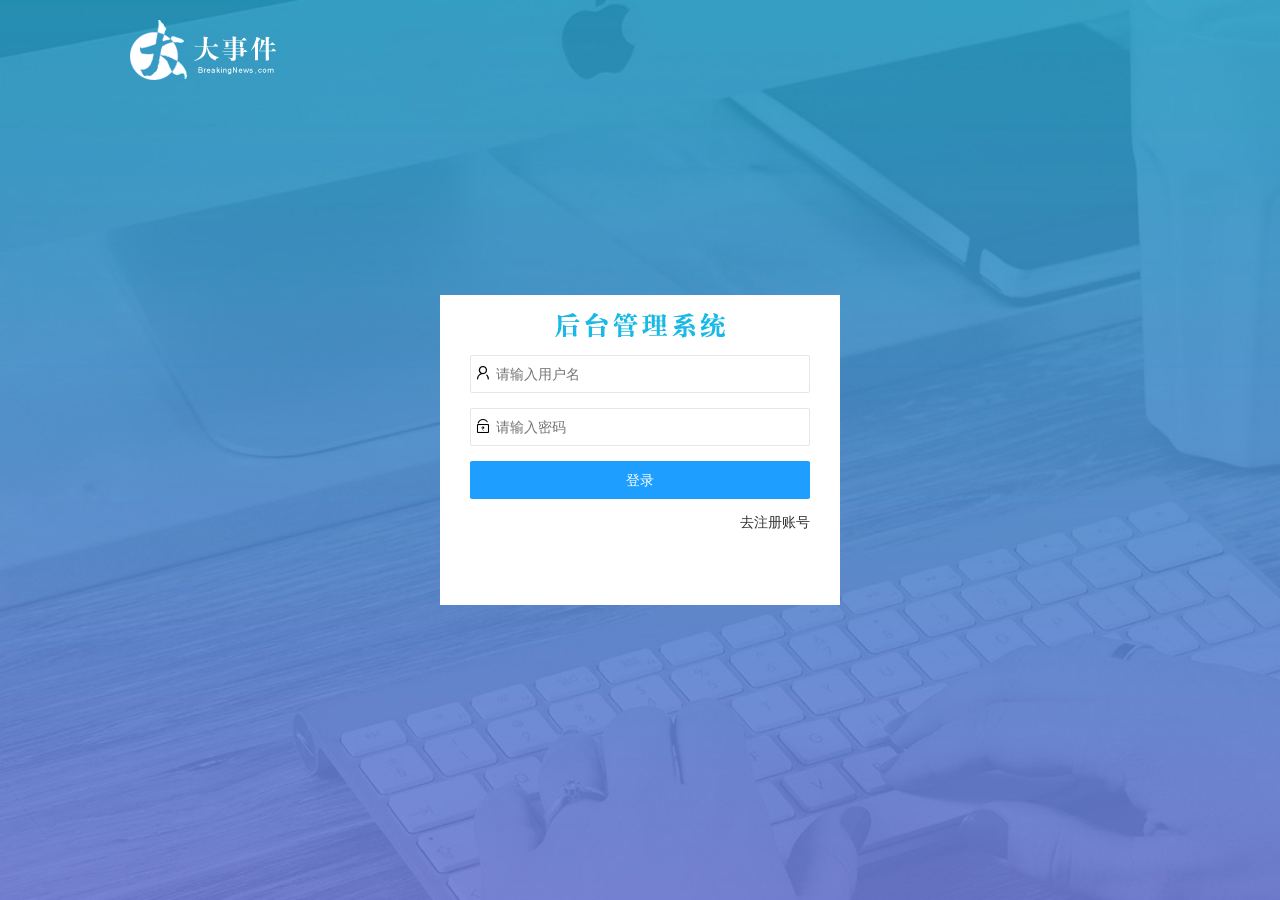
<file: index.html>
<!DOCTYPE html>
<html>

<head>
    <meta charset="utf-8">
    <meta name="viewport" content="width=device-width, initial-scale=1, maximum-scale=1">
    <title>layout 后台大布局 - Layui</title>
    <link rel="stylesheet" href="./assets/lib/layui/css/layui.css">
    <link rel="stylesheet" href="./index/index.css">
</head>

<body class="layui-layout-body">
    <div class="layui-layout layui-layout-admin">
        <!-- 头部区域 -->
        <div class="layui-header">
            <!-- 左侧：图片 -->
            <div class="layui-logo">
                <img src="./assets/images/logo.png" alt="">
            </div>
            <!-- 右侧：个人菜单 -->
            <ul class="layui-nav layui-layout-right">
                <li class="layui-nav-item">
                    <a href="javascript:;" class="userinfo">
                        <span class="avatar">L</span>
                        <img src="http://t.cn/RCzsdCq" class="layui-nav-img"> 个人中心
                    </a>

                    <dl class="layui-nav-child">
                        <dd><a href="./user/info/info.html" target="fm">基本资料</a></dd>
                        <dd><a href="./user/avatar/avatar.html" target="fm">更换头像</a></dd>
                        <dd><a href="./user/repwd/repwd.html" target="fm">重置密码</a></dd>
                    </dl>

                </li>

                <li class="layui-nav-item">
                    <a href="javascript:;" id="logout">
                        <i class="layui-icon layui-icon-logout"></i>退出
                    </a>
                </li>

            </ul>
        </div>


        <div class="layui-side layui-bg-black">
            <div class="layui-side-scroll">
                <!-- 左侧：顶部欢迎词 -->
                <div class="userinfo">
                    <span class="avatar">L</span>
                    <img src="http://t.cn/RCzsdCq" class="layui-nav-img"> 欢迎你
                    <span class="username">张大爷</span>
                </div>

                <!-- 左侧：导航区-->
                <ul class="layui-nav layui-nav-tree" lay-filter="test" lay-shrink="all">
                    <!-- ***************************************************首页 -->
                    <li class="layui-nav-item layui-this">
                        <a href="./home/home.html" target="fm">
                            <i class="layui-icon layui-icon-home"></i>首页
                        </a>
                    </li>


                    <!-- ***************************************************文章管理 -->
                    <li class="layui-nav-item">

                        <a class="" href="javascript:;">
                            <i class="layui-icon layui-icon-form"></i>文章管理
                        </a>

                        <dl class="layui-nav-child">
                            <dd>
                                <a href="./article/category/category.html" target="fm">
                                    <i class="layui-icon layui-icon-app"></i>类别管理
                                </a>
                            </dd>


                            <dd>
                                <a href="./article/article.html" target="fm">
                                    <i class="layui-icon layui-icon-app"></i>文章列表
                                </a>
                            </dd>


                            <dd>
                                <a href="./article/publisher.html" target="fm">
                                    <i class="layui-icon layui-icon-app"></i>发表文章
                                </a>
                            </dd>
                        </dl>
                    </li>

                    <!-- *****************************************************个人中心 -->
                    <li class="layui-nav-item">


                        <a href="javascript:;">
                            <i class="layui-icon layui-icon-user"></i>个人中心
                        </a>


                        <dl class="layui-nav-child">

                            <dd>
                                <a href="./user/info/info.html" target="fm">
                                    <i class="layui-icon layui-icon-app"></i>基本资料
                                </a>
                            </dd>

                            <dd>
                                <a href="./user/repwd/repwd.html" target="fm">
                                    <i class="layui-icon layui-icon-app"></i> 重置密码
                                </a>
                            </dd>

                            <dd>
                                <a href="./user/avatar/avatar.html" target="fm">
                                    <i class="layui-icon layui-icon-app"></i>更换头像
                                </a>
                            </dd>
                        </dl>



                    </li>
                </ul>
            </div>
        </div>

        <div class="layui-body">
            <!-- 内容主体区域 -->
            <!-- <div style="padding: 15px;">内容主体区域</div> -->
            <iframe src="./home/home.html" name="fm" frameborder="0"></iframe>
        </div>

        <div class="layui-footer">
            <!-- 底部固定区域 -->
            © layui.com - 底部固定区域
        </div>
    </div>
    <script src="./assets/lib/layui/layui.all.js"></script>
    <script src="./assets/lib/jquery.js"></script>
    <script src="./common.js"></script>
    <script src="./index/index.js"></script>
</body>

</html>
</file>
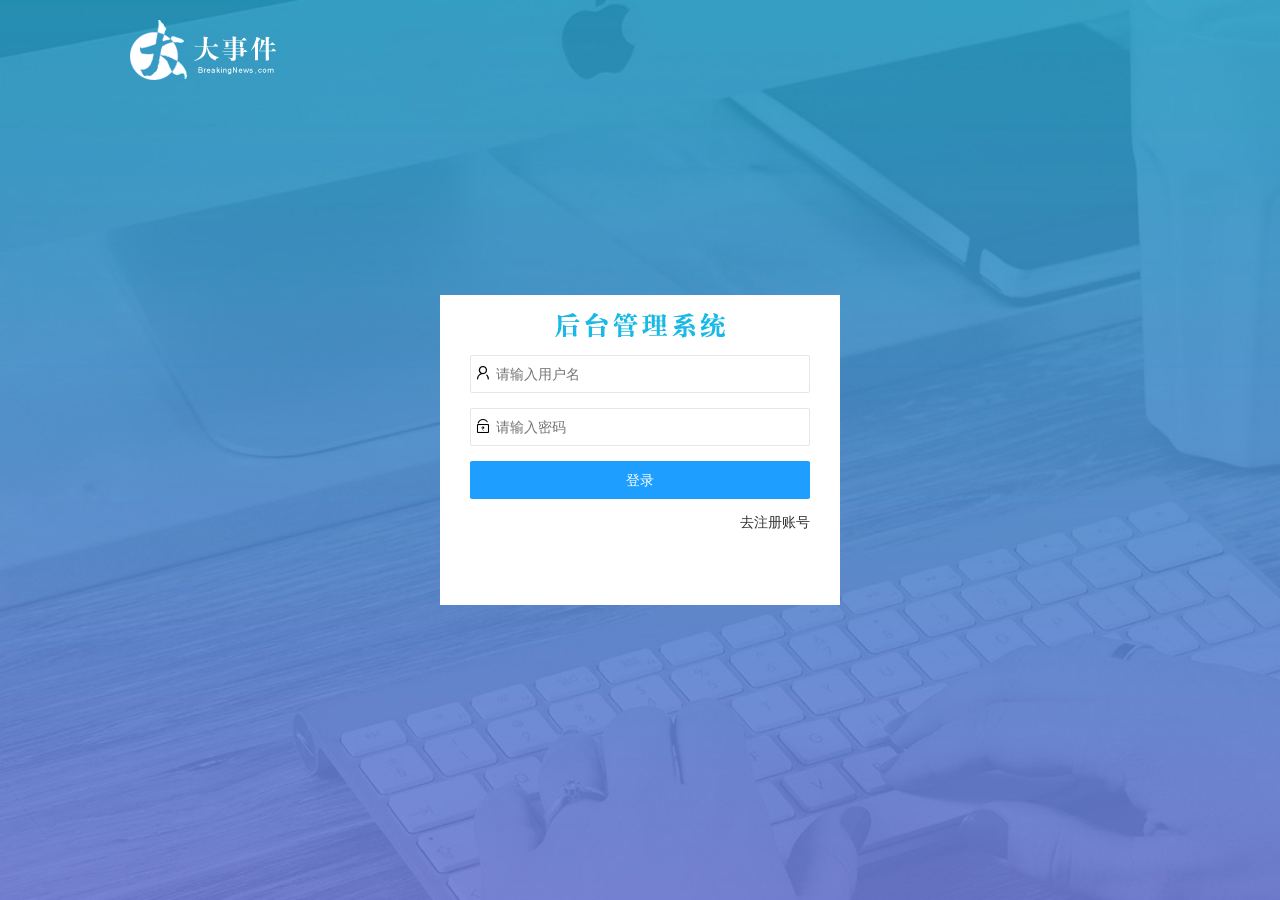
<file: login.html>
<!DOCTYPE html>
<html lang="en">

<head>
    <meta charset="UTF-8">
    <meta name="viewport" content="width=device-width, initial-scale=1.0">
    <title>Document</title>
    <!-- 开会：UI出图给前端，按照UI设计稿还原实现页面 -->
    <!-- 加载css文件 -->
    <link rel="stylesheet" href="./assets/lib/layui/css/layui.css">
    <link rel="stylesheet" href="./login/login.css">
</head>

<body>
    <!-- logo -->
    <div id="logo">
        <img src="./assets/images/logo.png" />
    </div>


    <!-- 登录的盒子 start -->
    <div id="login">
        <!-- 盒子的标题 -->
        <div class="title"></div>
        <!-- 登录的表单 -->
        <form action="" class="layui-form">
            <!-- 第一行：用户名 -->
            <div class="layui-form-item">
                <i class="layui-icon layui-icon-username"></i>
                <input type="text" name="username" required lay-verify="required" placeholder="请输入用户名"
                    autocomplete="off" class="layui-input">
            </div>
            <!-- 第二行：密码 -->
            <div class="layui-form-item">
                <i class="layui-icon layui-icon-password"></i>
                <input type="password" name="password" required lay-verify="required" placeholder="请输入密码"
                    autocomplete="off" class="layui-input">
            </div>
            <!-- 第三行：按钮 -->
            <div class="layui-form-item">
                <button class="layui-btn layui-btn-fluid layui-bg-blue" lay-submit lay-filter="formDemo">登录</button>
            </div>
            <!-- 第四行：去注册账号 -->
            <div class="layui-form-item">
                <a href="javascript:;" id="goto-register">去注册账号</a>
            </div>
        </form>
    </div>



    <!-- 注册的盒子 start -->
    <div id="register">
        <!-- 盒子的标题 -->
        <div class="title"></div>

        <form action="" class="layui-form">

            <div class="layui-form-item">
                <i class="layui-icon layui-icon-username"></i>
                <input type="text" name="username" required lay-verify="required" placeholder="请输入用户名"
                    autocomplete="off" class="layui-input">
            </div>


            <!-- 第二行：密码 -->
            <div class="layui-form-item">
                <i class="layui-icon layui-icon-password"></i>
                <input type="password" name="password" required lay-verify="required|changdu" placeholder="请输入密码"
                    autocomplete="off" class="layui-input">
            </div>


            <!-- 第三行：重复密码 -->
            <div class="layui-form-item">
                <i class="layui-icon layui-icon-password"></i>
                <input type="password" required lay-verify="required|changdu" placeholder="请再次输入密码" autocomplete="off"
                    class="layui-input">
            </div>


            <!-- 第四行：按钮 -->
            <div class="layui-form-item">
                <button class="layui-btn layui-btn-fluid layui-bg-blue" lay-submit lay-filter="formDemo">注册</button>
            </div>
            <!-- 第无行：有账号，去登录 -->
            <div class="layui-form-item">
                <a href="javascript:;" id="goto-login">已有账号，去登录</a>
            </div>
        </form>
    </div>
</body>
<!-- 加载js文件 -->
<script src="./assets/lib/jquery.js"></script>
<script src="./assets/lib/layui/layui.all.js"></script>
<script src="./common.js"></script>
<script src="./login/login.js"></script>

</html>
</file>
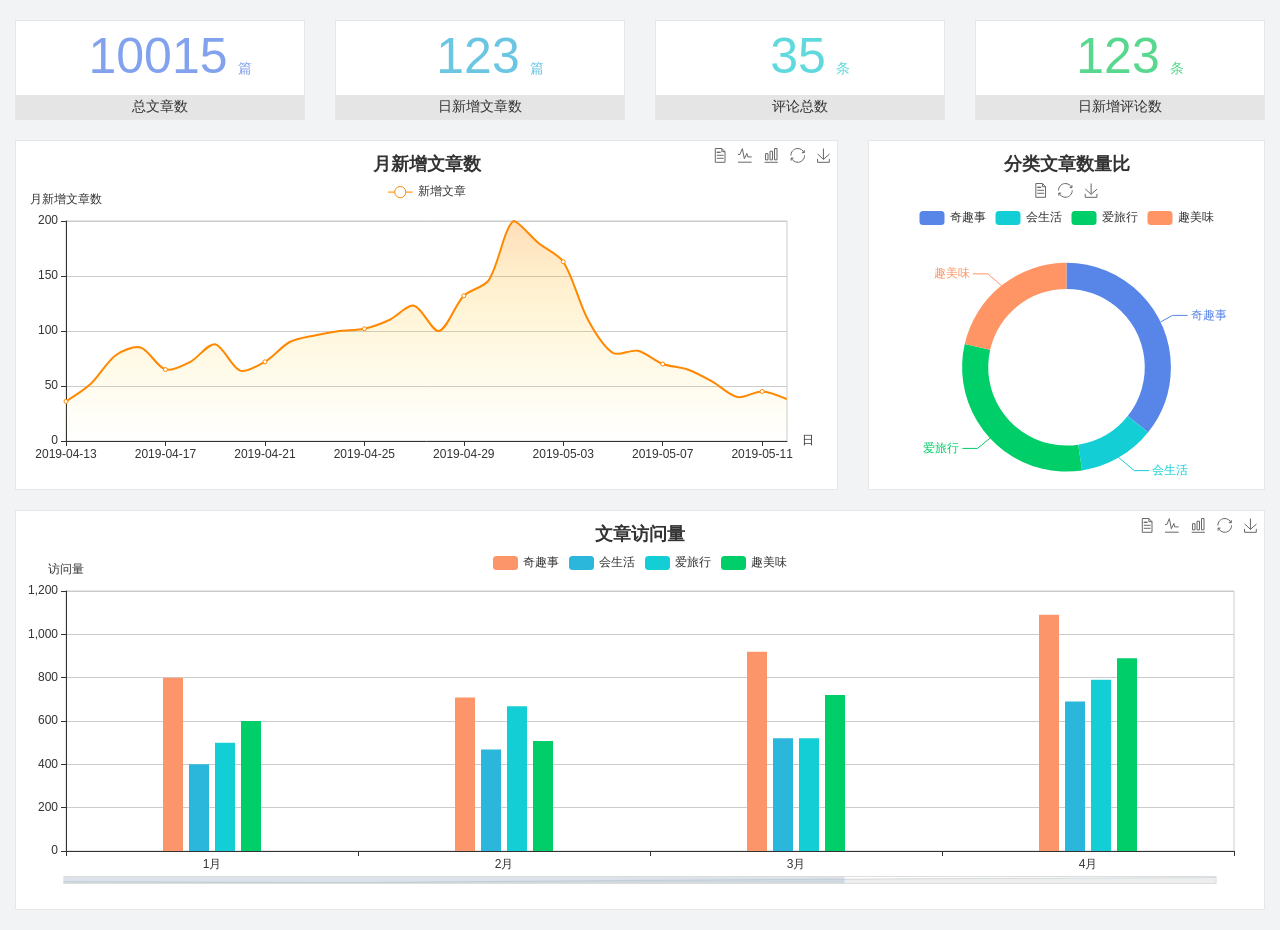
<file: home/home.html>
<!DOCTYPE html>
<html lang="en">

<head>
  <meta charset="UTF-8">
  <meta name="viewport" content="width=device-width, initial-scale=1.0">
  <meta http-equiv="X-UA-Compatible" content="ie=edge">
  <title>图表统计</title>
  <link rel="stylesheet" href="../assets/lib/bootstrap.css" />
  <link rel="stylesheet" href="./home.css" />
  <script src="../assets/lib/jquery.js"></script>
  <script type="text/javascript" src="../assets/lib/echarts.min.js"></script>
</head>

<body>
  <div class="container-fluid">
    <div class="row spannel_list">
      <div class="col-sm-3 col-xs-6">
        <div class="spannel">
          <em>10015</em><span>篇</span>
          <b>总文章数</b>
        </div>
      </div>
      <div class="col-sm-3 col-xs-6">
        <div class="spannel scolor01">
          <em>123</em><span>篇</span>
          <b>日新增文章数</b>
        </div>
      </div>
      <div class="col-sm-3 col-xs-6">
        <div class="spannel scolor02">
          <em>35</em><span>条</span>
          <b>评论总数</b>
        </div>
      </div>
      <div class="col-sm-3 col-xs-6">
        <div class="spannel scolor03">
          <em>123</em><span>条</span>
          <b>日新增评论数</b>
        </div>
      </div>
    </div>
  </div>

  <div class="container-fluid">
    <div class="row curve-pie">
      <div class="col-lg-8 col-md-8">
        <div class="gragh_pannel" id="curve_show"></div>
      </div>
      <div class="col-lg-4 col-md-4">
        <div class="gragh_pannel" id="pie_show"></div>
      </div>
    </div>
  </div>

  <div class="container-fluid">
    <div class="column_pannel" id="column_show"></div>
  </div>

</body>
<script src="./home.js"></script>

</html>
</file>
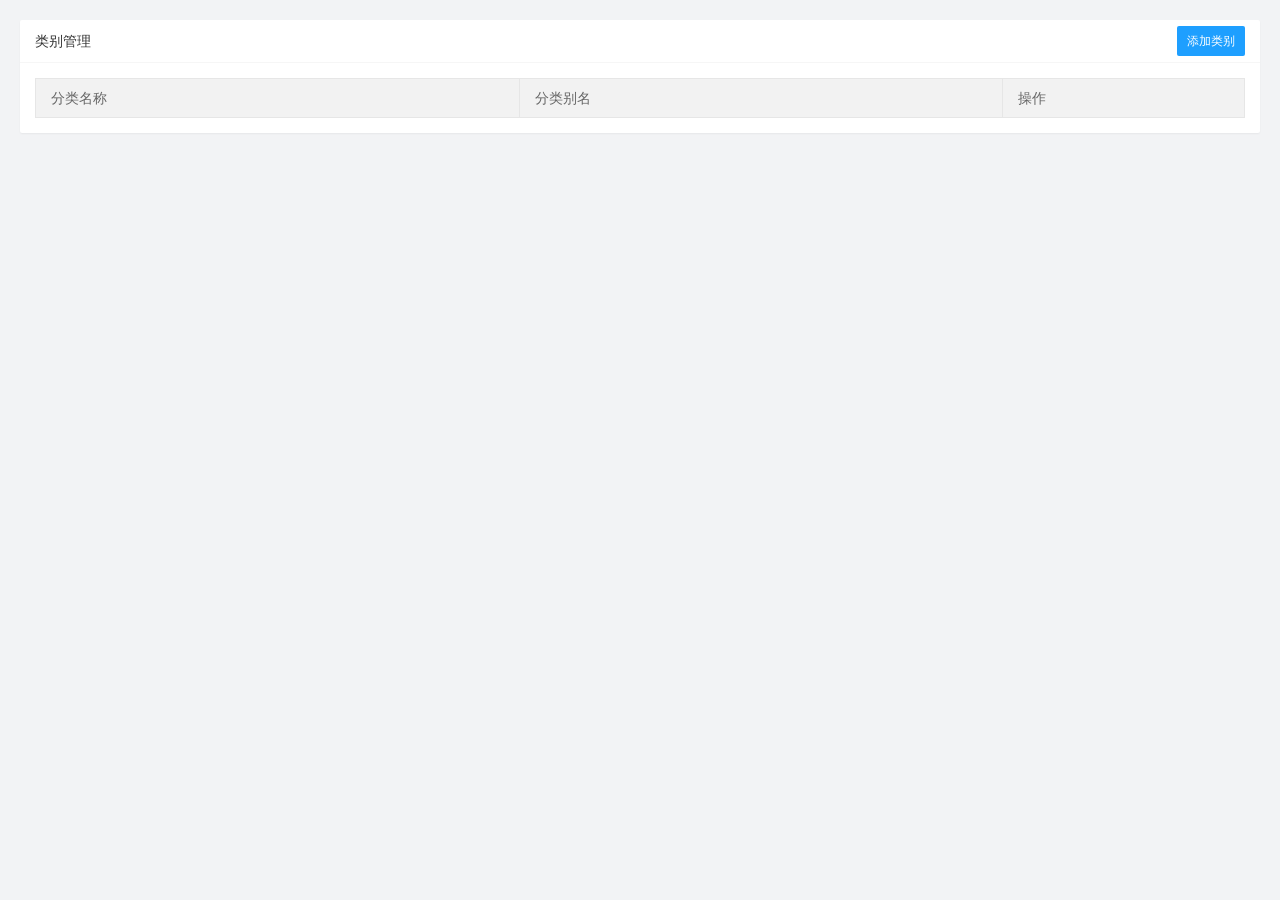
<file: article/category/category.html>
<!DOCTYPE html>
<html lang="en">

<head>
    <meta charset="UTF-8">
    <meta name="viewport" content="width=device-width, initial-scale=1.0">
    <title>Document</title>
    <link rel="stylesheet" href="../../assets/lib/layui/css/layui.css">
    <link rel="stylesheet" href="./category.css">
</head>

<body>

    <div class="layui-card">
        <div class="layui-card-header">
            类别管理
            <button type="button" class="layui-btn layui-btn-normal layui-btn-sm add">添加类别</button>
        </div>

        <div class="layui-card-body">
            <table class="layui-table">

                <!-- 规定列宽 -->
                <colgroup>
                    <col width="40%">
                    <col width="40%">
                    <col>
                </colgroup>

                <thead>
                    <tr>
                        <th>分类名称</th>
                        <th>分类别名</th>
                        <th>操作</th>
                    </tr>
                </thead>

                <tbody>



                </tbody>


            </table>
        </div>
    </div>
    <script src="../../assets/lib/jquery.js"></script>
    <script src="../../assets/lib/layui/layui.all.js"></script>
    <script src="../../common.js"></script>
    <script src="./category.js"></script>
</body>

</html>
</file>
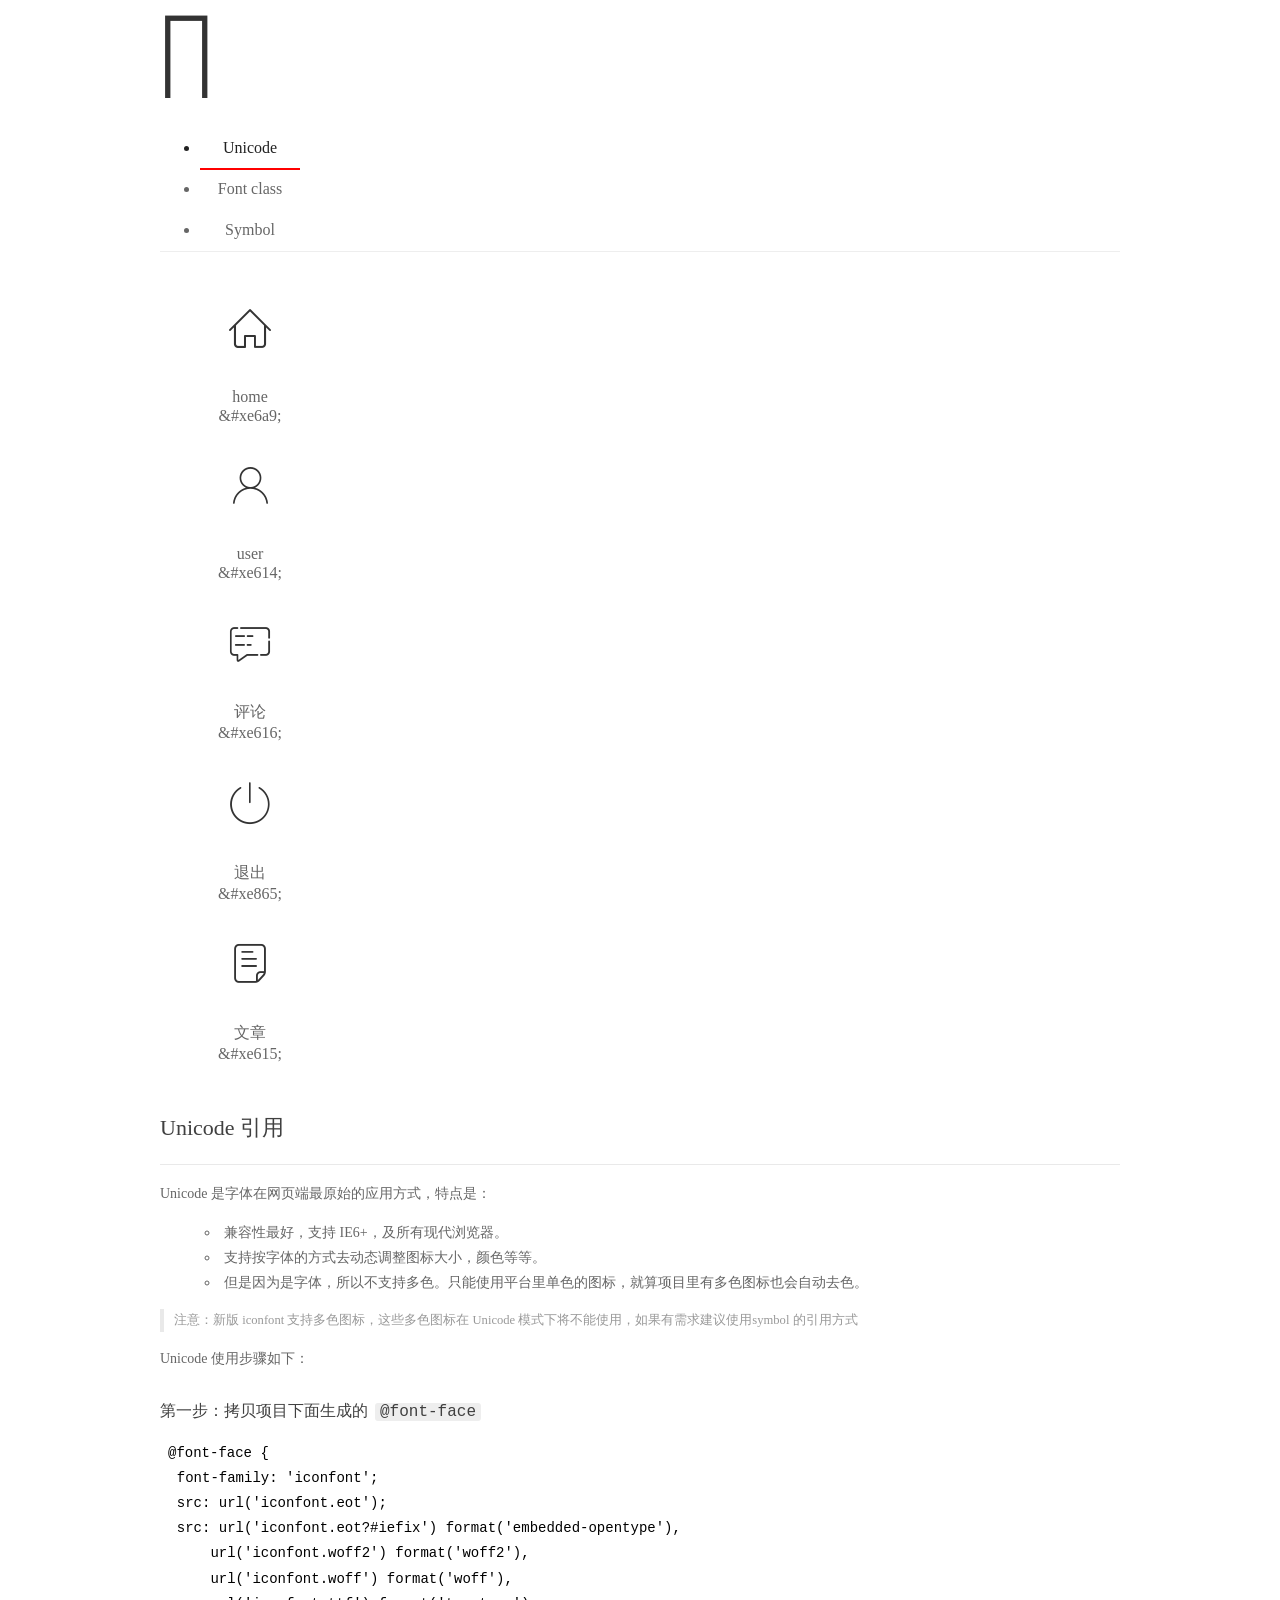
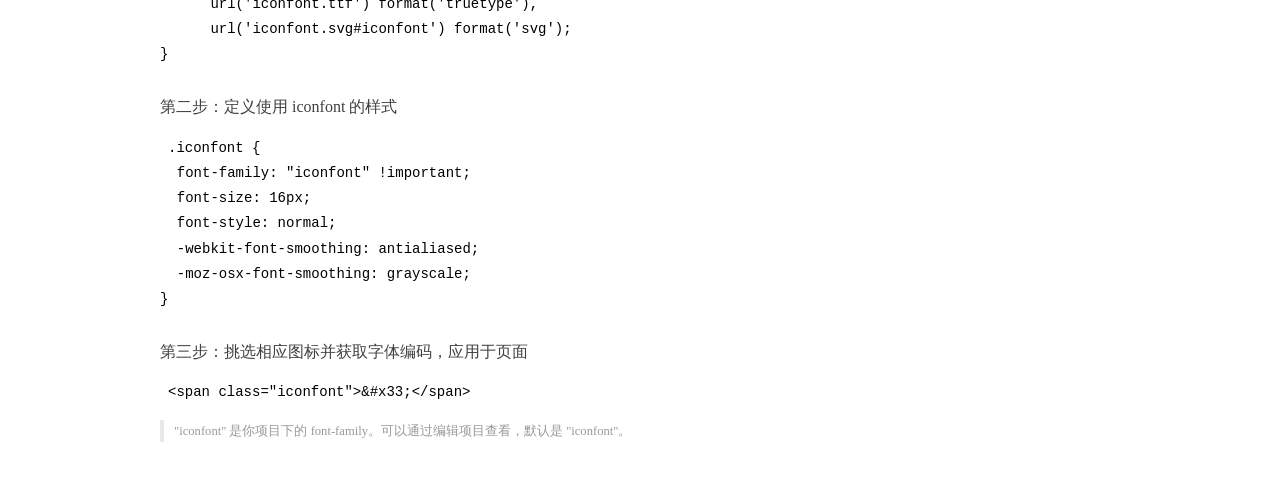
<file: assets/fonts/demo_index.html>
<!DOCTYPE html>
<html>
<head>
  <meta charset="utf-8"/>
  <title>IconFont Demo</title>
  <link rel="shortcut icon" href="https://gtms04.alicdn.com/tps/i4/TB1_oz6GVXXXXaFXpXXJDFnIXXX-64-64.ico" type="image/x-icon"/>
  <link rel="stylesheet" href="https://g.alicdn.com/thx/cube/1.3.2/cube.min.css">
  <link rel="stylesheet" href="demo.css">
  <link rel="stylesheet" href="iconfont.css">
  <script src="iconfont.js"></script>
  <!-- jQuery -->
  <script src="https://a1.alicdn.com/oss/uploads/2018/12/26/7bfddb60-08e8-11e9-9b04-53e73bb6408b.js"></script>
  <!-- 代码高亮 -->
  <script src="https://a1.alicdn.com/oss/uploads/2018/12/26/a3f714d0-08e6-11e9-8a15-ebf944d7534c.js"></script>
</head>
<body>
  <div class="main">
    <h1 class="logo"><a href="https://www.iconfont.cn/" title="iconfont 首页" target="_blank">&#xe86b;</a></h1>
    <div class="nav-tabs">
      <ul id="tabs" class="dib-box">
        <li class="dib active"><span>Unicode</span></li>
        <li class="dib"><span>Font class</span></li>
        <li class="dib"><span>Symbol</span></li>
      </ul>
      
    </div>
    <div class="tab-container">
      <div class="content unicode" style="display: block;">
          <ul class="icon_lists dib-box">
          
            <li class="dib">
              <span class="icon iconfont">&#xe6a9;</span>
                <div class="name">home</div>
                <div class="code-name">&amp;#xe6a9;</div>
              </li>
          
            <li class="dib">
              <span class="icon iconfont">&#xe614;</span>
                <div class="name">user</div>
                <div class="code-name">&amp;#xe614;</div>
              </li>
          
            <li class="dib">
              <span class="icon iconfont">&#xe616;</span>
                <div class="name">评论</div>
                <div class="code-name">&amp;#xe616;</div>
              </li>
          
            <li class="dib">
              <span class="icon iconfont">&#xe865;</span>
                <div class="name">退出</div>
                <div class="code-name">&amp;#xe865;</div>
              </li>
          
            <li class="dib">
              <span class="icon iconfont">&#xe615;</span>
                <div class="name">文章</div>
                <div class="code-name">&amp;#xe615;</div>
              </li>
          
          </ul>
          <div class="article markdown">
          <h2 id="unicode-">Unicode 引用</h2>
          <hr>

          <p>Unicode 是字体在网页端最原始的应用方式，特点是：</p>
          <ul>
            <li>兼容性最好，支持 IE6+，及所有现代浏览器。</li>
            <li>支持按字体的方式去动态调整图标大小，颜色等等。</li>
            <li>但是因为是字体，所以不支持多色。只能使用平台里单色的图标，就算项目里有多色图标也会自动去色。</li>
          </ul>
          <blockquote>
            <p>注意：新版 iconfont 支持多色图标，这些多色图标在 Unicode 模式下将不能使用，如果有需求建议使用symbol 的引用方式</p>
          </blockquote>
          <p>Unicode 使用步骤如下：</p>
          <h3 id="-font-face">第一步：拷贝项目下面生成的 <code>@font-face</code></h3>
<pre><code class="language-css"
>@font-face {
  font-family: 'iconfont';
  src: url('iconfont.eot');
  src: url('iconfont.eot?#iefix') format('embedded-opentype'),
      url('iconfont.woff2') format('woff2'),
      url('iconfont.woff') format('woff'),
      url('iconfont.ttf') format('truetype'),
      url('iconfont.svg#iconfont') format('svg');
}
</code></pre>
          <h3 id="-iconfont-">第二步：定义使用 iconfont 的样式</h3>
<pre><code class="language-css"
>.iconfont {
  font-family: "iconfont" !important;
  font-size: 16px;
  font-style: normal;
  -webkit-font-smoothing: antialiased;
  -moz-osx-font-smoothing: grayscale;
}
</code></pre>
          <h3 id="-">第三步：挑选相应图标并获取字体编码，应用于页面</h3>
<pre>
<code class="language-html"
>&lt;span class="iconfont"&gt;&amp;#x33;&lt;/span&gt;
</code></pre>
          <blockquote>
            <p>"iconfont" 是你项目下的 font-family。可以通过编辑项目查看，默认是 "iconfont"。</p>
          </blockquote>
          </div>
      </div>
      <div class="content font-class">
        <ul class="icon_lists dib-box">
          
          <li class="dib">
            <span class="icon iconfont icon-home"></span>
            <div class="name">
              home
            </div>
            <div class="code-name">.icon-home
            </div>
          </li>
          
          <li class="dib">
            <span class="icon iconfont icon-user"></span>
            <div class="name">
              user
            </div>
            <div class="code-name">.icon-user
            </div>
          </li>
          
          <li class="dib">
            <span class="icon iconfont icon-pinglun"></span>
            <div class="name">
              评论
            </div>
            <div class="code-name">.icon-pinglun
            </div>
          </li>
          
          <li class="dib">
            <span class="icon iconfont icon-tuichu"></span>
            <div class="name">
              退出
            </div>
            <div class="code-name">.icon-tuichu
            </div>
          </li>
          
          <li class="dib">
            <span class="icon iconfont icon-16"></span>
            <div class="name">
              文章
            </div>
            <div class="code-name">.icon-16
            </div>
          </li>
          
        </ul>
        <div class="article markdown">
        <h2 id="font-class-">font-class 引用</h2>
        <hr>

        <p>font-class 是 Unicode 使用方式的一种变种，主要是解决 Unicode 书写不直观，语意不明确的问题。</p>
        <p>与 Unicode 使用方式相比，具有如下特点：</p>
        <ul>
          <li>兼容性良好，支持 IE8+，及所有现代浏览器。</li>
          <li>相比于 Unicode 语意明确，书写更直观。可以很容易分辨这个 icon 是什么。</li>
          <li>因为使用 class 来定义图标，所以当要替换图标时，只需要修改 class 里面的 Unicode 引用。</li>
          <li>不过因为本质上还是使用的字体，所以多色图标还是不支持的。</li>
        </ul>
        <p>使用步骤如下：</p>
        <h3 id="-fontclass-">第一步：引入项目下面生成的 fontclass 代码：</h3>
<pre><code class="language-html">&lt;link rel="stylesheet" href="./iconfont.css"&gt;
</code></pre>
        <h3 id="-">第二步：挑选相应图标并获取类名，应用于页面：</h3>
<pre><code class="language-html">&lt;span class="iconfont icon-xxx"&gt;&lt;/span&gt;
</code></pre>
        <blockquote>
          <p>"
            iconfont" 是你项目下的 font-family。可以通过编辑项目查看，默认是 "iconfont"。</p>
        </blockquote>
      </div>
      </div>
      <div class="content symbol">
          <ul class="icon_lists dib-box">
          
            <li class="dib">
                <svg class="icon svg-icon" aria-hidden="true">
                  <use xlink:href="#icon-home"></use>
                </svg>
                <div class="name">home</div>
                <div class="code-name">#icon-home</div>
            </li>
          
            <li class="dib">
                <svg class="icon svg-icon" aria-hidden="true">
                  <use xlink:href="#icon-user"></use>
                </svg>
                <div class="name">user</div>
                <div class="code-name">#icon-user</div>
            </li>
          
            <li class="dib">
                <svg class="icon svg-icon" aria-hidden="true">
                  <use xlink:href="#icon-pinglun"></use>
                </svg>
                <div class="name">评论</div>
                <div class="code-name">#icon-pinglun</div>
            </li>
          
            <li class="dib">
                <svg class="icon svg-icon" aria-hidden="true">
                  <use xlink:href="#icon-tuichu"></use>
                </svg>
                <div class="name">退出</div>
                <div class="code-name">#icon-tuichu</div>
            </li>
          
            <li class="dib">
                <svg class="icon svg-icon" aria-hidden="true">
                  <use xlink:href="#icon-16"></use>
                </svg>
                <div class="name">文章</div>
                <div class="code-name">#icon-16</div>
            </li>
          
          </ul>
          <div class="article markdown">
          <h2 id="symbol-">Symbol 引用</h2>
          <hr>

          <p>这是一种全新的使用方式，应该说这才是未来的主流，也是平台目前推荐的用法。相关介绍可以参考这篇<a href="">文章</a>
            这种用法其实是做了一个 SVG 的集合，与另外两种相比具有如下特点：</p>
          <ul>
            <li>支持多色图标了，不再受单色限制。</li>
            <li>通过一些技巧，支持像字体那样，通过 <code>font-size</code>, <code>color</code> 来调整样式。</li>
            <li>兼容性较差，支持 IE9+，及现代浏览器。</li>
            <li>浏览器渲染 SVG 的性能一般，还不如 png。</li>
          </ul>
          <p>使用步骤如下：</p>
          <h3 id="-symbol-">第一步：引入项目下面生成的 symbol 代码：</h3>
<pre><code class="language-html">&lt;script src="./iconfont.js"&gt;&lt;/script&gt;
</code></pre>
          <h3 id="-css-">第二步：加入通用 CSS 代码（引入一次就行）：</h3>
<pre><code class="language-html">&lt;style&gt;
.icon {
  width: 1em;
  height: 1em;
  vertical-align: -0.15em;
  fill: currentColor;
  overflow: hidden;
}
&lt;/style&gt;
</code></pre>
          <h3 id="-">第三步：挑选相应图标并获取类名，应用于页面：</h3>
<pre><code class="language-html">&lt;svg class="icon" aria-hidden="true"&gt;
  &lt;use xlink:href="#icon-xxx"&gt;&lt;/use&gt;
&lt;/svg&gt;
</code></pre>
          </div>
      </div>

    </div>
  </div>
  <script>
  $(document).ready(function () {
      $('.tab-container .content:first').show()

      $('#tabs li').click(function (e) {
        var tabContent = $('.tab-container .content')
        var index = $(this).index()

        if ($(this).hasClass('active')) {
          return
        } else {
          $('#tabs li').removeClass('active')
          $(this).addClass('active')

          tabContent.hide().eq(index).fadeIn()
        }
      })
    })
  </script>
</body>
</html>
</file>
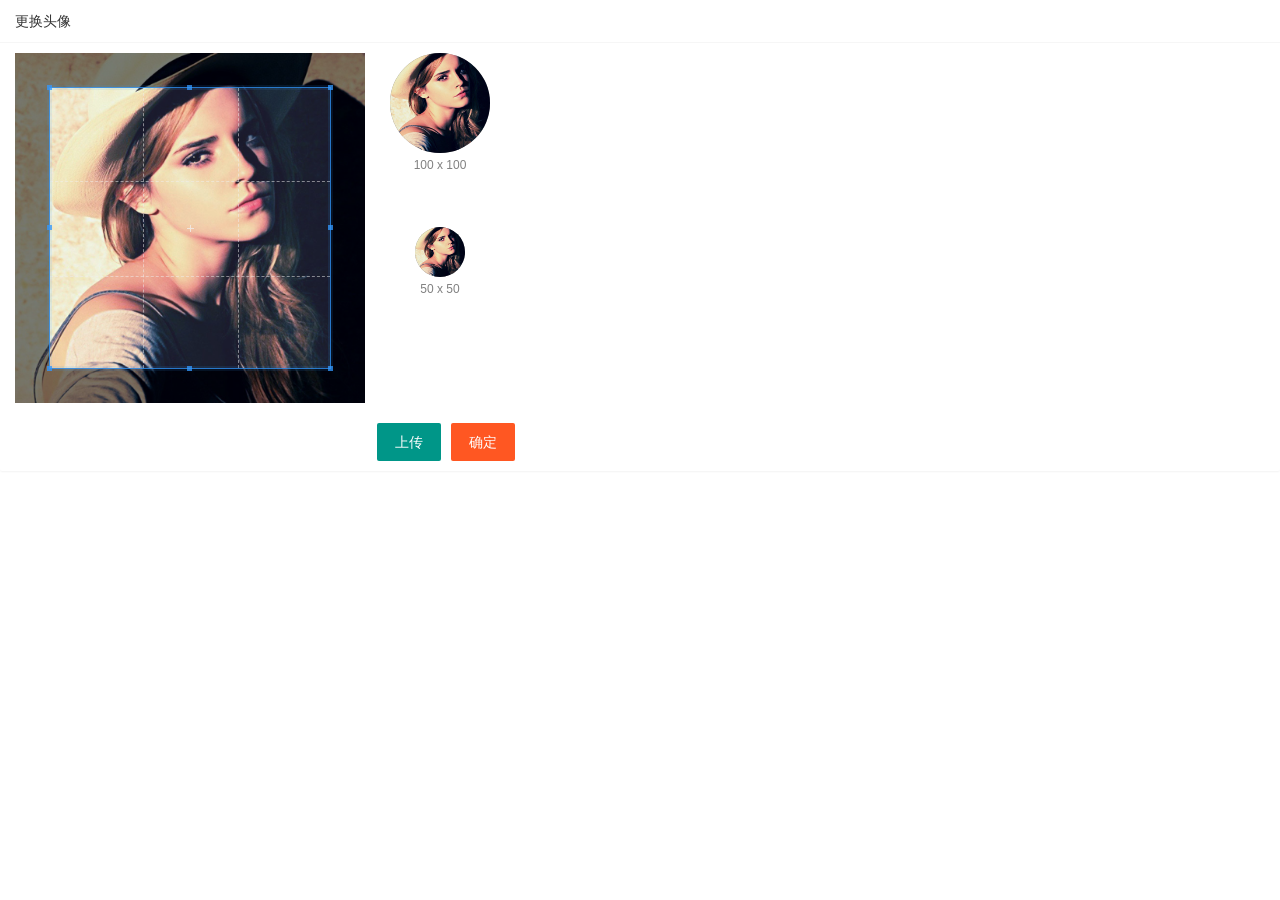
<file: user/avatar/avatar.html>
<!DOCTYPE html>
<html lang="en">

<head>
    <meta charset="UTF-8">
    <meta name="viewport" content="width=device-width, initial-scale=1.0">
    <title>Document</title>
    <link rel="stylesheet" href="../../assets/lib/layui/css/layui.css">
    <link rel="stylesheet" href="../../assets/lib/cropper/cropper.css">
    <link rel="stylesheet" href="./avatar.css">
</head>

<body>

    <div class="layui-card">
        <div class="layui-card-header">更换头像</div>
        <div class="layui-card-body">
            <!-- 第一行的图片裁剪和预览区域 -->
            <div class="row1">
                <!-- 图片裁剪区域 -->
                <div class="cropper-box">
                    <!-- 这个 img 标签很重要，将来会把它初始化为裁剪区域 -->
                    <img id="image" src="../../assets/images/sample.jpg" />
                </div>
                <!-- 图片的预览区域 -->
                <div class="preview-box">
                    <div>
                        <!-- 宽高为 100px 的预览区域 -->
                        <div class="img-preview w100"></div>
                        <p class="size">100 x 100</p>
                    </div>
                    <div>
                        <!-- 宽高为 50px 的预览区域 -->
                        <div class="img-preview w50"></div>
                        <p class="size">50 x 50</p>
                    </div>
                </div>
            </div>

            <!-- 第二行的按钮区域 -->
            <div class="row2">
                <input type="file" id="file" style="display: none;">
                <button type="button" class="layui-btn openimg">上传</button>
                <button type="button" class="layui-btn layui-btn-danger sure">确定</button>
            </div>
        </div>
    </div>

    <script src="../../assets/lib/jquery.js"></script>
    <!-- 必须在jQuery之后，按照顺序加载剪裁插件 -->
    <script src="../../assets/lib/cropper/Cropper.js"></script>
    <script src="../../assets/lib/cropper/jquery-cropper.js"></script>

    <script src="../../assets/lib/layui/layui.all.js"></script>
    <script src="../../common.js"></script>
    <script src="./avatar.js"></script>
</body>

</html>
</file>
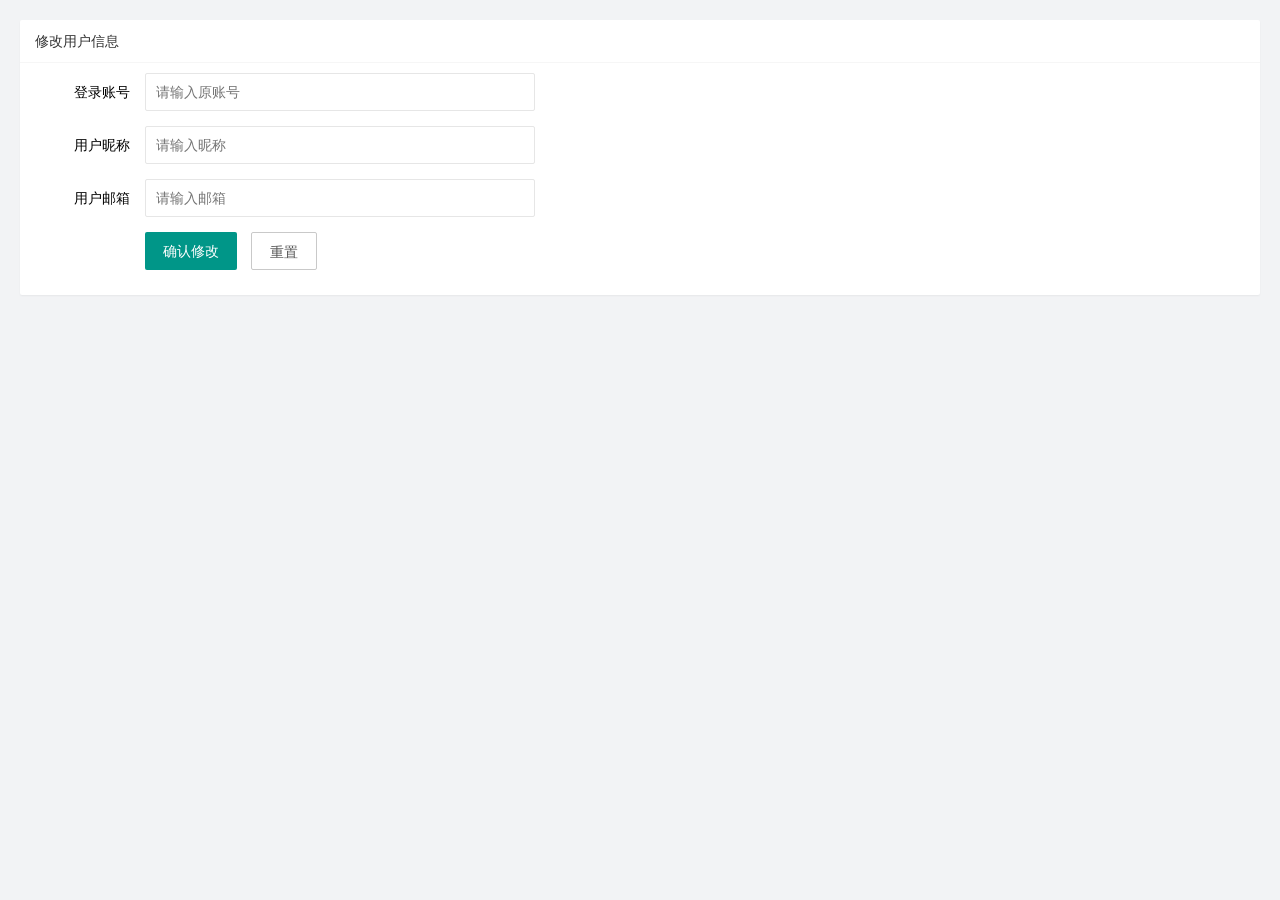
<file: user/info/info.html>
<!DOCTYPE html>
<html lang="en">

<head>
    <meta charset="UTF-8">
    <meta name="viewport" content="width=device-width, initial-scale=1.0">
    <title>Document</title>
    <link rel="stylesheet" href="../../assets/lib/layui/css/layui.css">
    <link rel="stylesheet" href="./info.css">
</head>

<body>

    <div class="layui-card">
        <div class="layui-card-header">修改用户信息</div>
        <div class="layui-card-body">
            <form class="layui-form" action="" lay-filter="info">
                <!-- 第一行：登录账号 -->
                <div class="layui-form-item">
                    <label class="layui-form-label">登录账号</label>
                    <div class="layui-input-block">
                        <input type="text" name="username" disabled required lay-verify="required" placeholder="请输入原账号"
                            autocomplete="off" class="layui-input">
                    </div>
                </div>

                <!-- 第二行：用户昵称 -->
                <div class="layui-form-item">
                    <label class="layui-form-label">用户昵称</label>
                    <div class="layui-input-block">
                        <input type="text" name="nickname" required lay-verify="required" placeholder="请输入昵称"
                            autocomplete="off" class="layui-input">
                    </div>
                </div>

                <!-- 第三行：用户邮箱 -->
                <div class="layui-form-item">
                    <label class="layui-form-label">用户邮箱</label>
                    <div class="layui-input-block">
                        <input type="text" name="email" required lay-verify="required|email" placeholder="请输入邮箱"
                            autocomplete="off" class="layui-input">
                    </div>
                </div>

                <!-- 第四行: 按钮 -->
                <div class="layui-form-item">
                    <div class="layui-input-block">
                        <input type="hidden" name="id">
                        <button class="layui-btn" lay-submit lay-filter="formDemo">确认修改</button>
                        <button type="reset" class="layui-btn layui-btn-primary reset">重置</button>
                    </div>
                </div>
            </form>
        </div>
    </div>

    <script src="../../assets/lib/jquery.js"></script>
    <script src="../../assets/lib/layui/layui.all.js"></script>
    <script src="../../common.js"></script>
    <script src="./info.js"></script>
</body>

</html>
</file>
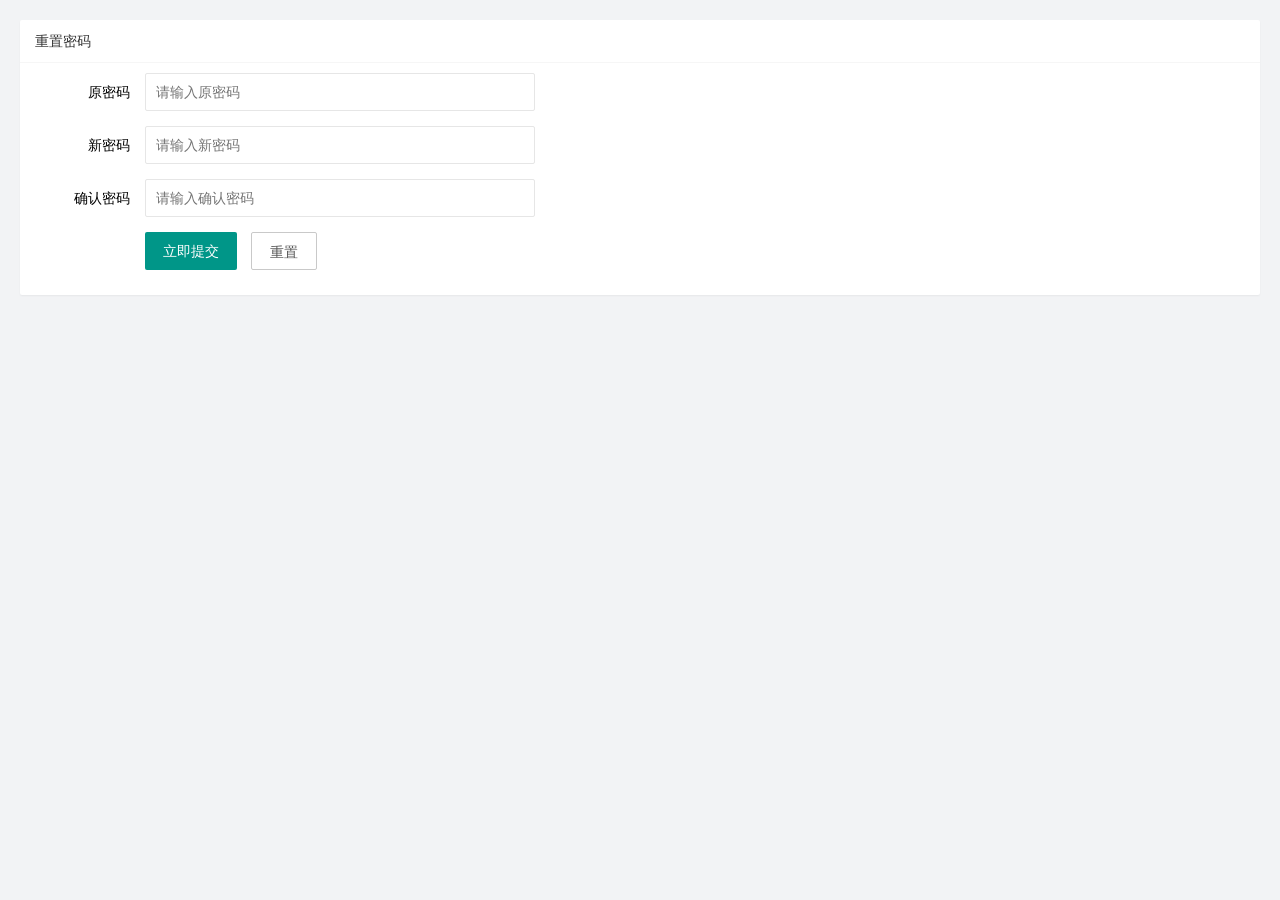
<file: user/repwd/repwd.html>
<!DOCTYPE html>
<html lang="en">

<head>
    <meta charset="UTF-8">
    <meta name="viewport" content="width=device-width, initial-scale=1.0">
    <title>Document</title>
    <link rel="stylesheet" href="../../assets/lib/layui/css/layui.css">
    <link rel="stylesheet" href="./repwd.css">
</head>

<body>

    <div class="layui-card">
        <div class="layui-card-header">重置密码</div>
        <div class="layui-card-body">
            <form class="layui-form" action="">
                <!-- 第一行：原密码 -->
                <div class="layui-form-item">
                    <label class="layui-form-label">原密码</label>
                    <div class="layui-input-block">
                        <input type="password" name="oldPwd" required lay-verify="required|changdu" placeholder="请输入原密码"
                            autocomplete="off" class="layui-input oldPwd">
                    </div>
                </div>

                <!-- 第二行：新密码 -->
                <div class="layui-form-item">
                    <label class="layui-form-label">新密码</label>
                    <div class="layui-input-block">
                        <input type="password" name="newPwd" required lay-verify="required|changdu|diff"
                            placeholder="请输入新密码" autocomplete="off" class="layui-input newPwd">
                    </div>
                </div>

                <!-- 第三行：重复密码 -->
                <div class="layui-form-item">
                    <label class="layui-form-label">确认密码</label>
                    <div class="layui-input-block">
                        <input type="password" required lay-verify="required|changdu|same" placeholder="请输入确认密码"
                            autocomplete="off" class="layui-input rePwd">
                    </div>
                </div>

                <!-- 第四行: 按钮 -->
                <div class="layui-form-item">
                    <div class="layui-input-block">
                        <button class="layui-btn" lay-submit lay-filter="formDemo">立即提交</button>
                        <button type="reset" class="layui-btn layui-btn-primary">重置</button>
                    </div>
                </div>
            </form>
        </div>
    </div>

    <script src="../../assets/lib/jquery.js"></script>
    <script src="../../assets/lib/layui/layui.all.js"></script>
    <script src="../../common.js"></script>
    <script src="./repwd.js"></script>
</body>

</html>
</file>
<file: assets/lib/layui/css/layui.css>
/** layui-v2.5.6 MIT License By https://www.layui.com */
 .layui-inline,img{display:inline-block;vertical-align:middle}h1,h2,h3,h4,h5,h6{font-weight:400}.layui-edge,.layui-header,.layui-inline,.layui-main{position:relative}.layui-body,.layui-edge,.layui-elip{overflow:hidden}.layui-btn,.layui-edge,.layui-inline,img{vertical-align:middle}.layui-btn,.layui-disabled,.layui-icon,.layui-unselect{-moz-user-select:none;-webkit-user-select:none;-ms-user-select:none}.layui-elip,.layui-form-checkbox span,.layui-form-pane .layui-form-label{text-overflow:ellipsis;white-space:nowrap}.layui-breadcrumb,.layui-tree-btnGroup{visibility:hidden}blockquote,body,button,dd,div,dl,dt,form,h1,h2,h3,h4,h5,h6,input,li,ol,p,pre,td,textarea,th,ul{margin:0;padding:0;-webkit-tap-highlight-color:rgba(0,0,0,0)}a:active,a:hover{outline:0}img{border:none}li{list-style:none}table{border-collapse:collapse;border-spacing:0}h4,h5,h6{font-size:100%}button,input,optgroup,option,select,textarea{font-family:inherit;font-size:inherit;font-style:inherit;font-weight:inherit;outline:0}pre{white-space:pre-wrap;white-space:-moz-pre-wrap;white-space:-pre-wrap;white-space:-o-pre-wrap;word-wrap:break-word}body{line-height:24px;font:14px Helvetica Neue,Helvetica,PingFang SC,Tahoma,Arial,sans-serif}hr{height:1px;margin:10px 0;border:0;clear:both}a{color:#333;text-decoration:none}a:hover{color:#777}a cite{font-style:normal;*cursor:pointer}.layui-border-box,.layui-border-box *{box-sizing:border-box}.layui-box,.layui-box *{box-sizing:content-box}.layui-clear{clear:both;*zoom:1}.layui-clear:after{content:'\20';clear:both;*zoom:1;display:block;height:0}.layui-inline{*display:inline;*zoom:1}.layui-edge{display:inline-block;width:0;height:0;border-width:6px;border-style:dashed;border-color:transparent}.layui-edge-top{top:-4px;border-bottom-color:#999;border-bottom-style:solid}.layui-edge-right{border-left-color:#999;border-left-style:solid}.layui-edge-bottom{top:2px;border-top-color:#999;border-top-style:solid}.layui-edge-left{border-right-color:#999;border-right-style:solid}.layui-disabled,.layui-disabled:hover{color:#d2d2d2!important;cursor:not-allowed!important}.layui-circle{border-radius:100%}.layui-show{display:block!important}.layui-hide{display:none!important}@font-face{font-family:layui-icon;src:url(../font/iconfont.eot?v=256);src:url(../font/iconfont.eot?v=256#iefix) format('embedded-opentype'),url(../font/iconfont.woff2?v=256) format('woff2'),url(../font/iconfont.woff?v=256) format('woff'),url(../font/iconfont.ttf?v=256) format('truetype'),url(../font/iconfont.svg?v=256#layui-icon) format('svg')}.layui-icon{font-family:layui-icon!important;font-size:16px;font-style:normal;-webkit-font-smoothing:antialiased;-moz-osx-font-smoothing:grayscale}.layui-icon-reply-fill:before{content:"\e611"}.layui-icon-set-fill:before{content:"\e614"}.layui-icon-menu-fill:before{content:"\e60f"}.layui-icon-search:before{content:"\e615"}.layui-icon-share:before{content:"\e641"}.layui-icon-set-sm:before{content:"\e620"}.layui-icon-engine:before{content:"\e628"}.layui-icon-close:before{content:"\1006"}.layui-icon-close-fill:before{content:"\1007"}.layui-icon-chart-screen:before{content:"\e629"}.layui-icon-star:before{content:"\e600"}.layui-icon-circle-dot:before{content:"\e617"}.layui-icon-chat:before{content:"\e606"}.layui-icon-release:before{content:"\e609"}.layui-icon-list:before{content:"\e60a"}.layui-icon-chart:before{content:"\e62c"}.layui-icon-ok-circle:before{content:"\1005"}.layui-icon-layim-theme:before{content:"\e61b"}.layui-icon-table:before{content:"\e62d"}.layui-icon-right:before{content:"\e602"}.layui-icon-left:before{content:"\e603"}.layui-icon-cart-simple:before{content:"\e698"}.layui-icon-face-cry:before{content:"\e69c"}.layui-icon-face-smile:before{content:"\e6af"}.layui-icon-survey:before{content:"\e6b2"}.layui-icon-tree:before{content:"\e62e"}.layui-icon-ie:before{content:"\e7bb"}.layui-icon-upload-circle:before{content:"\e62f"}.layui-icon-add-circle:before{content:"\e61f"}.layui-icon-download-circle:before{content:"\e601"}.layui-icon-templeate-1:before{content:"\e630"}.layui-icon-util:before{content:"\e631"}.layui-icon-face-surprised:before{content:"\e664"}.layui-icon-edit:before{content:"\e642"}.layui-icon-speaker:before{content:"\e645"}.layui-icon-down:before{content:"\e61a"}.layui-icon-file:before{content:"\e621"}.layui-icon-layouts:before{content:"\e632"}.layui-icon-rate-half:before{content:"\e6c9"}.layui-icon-add-circle-fine:before{content:"\e608"}.layui-icon-prev-circle:before{content:"\e633"}.layui-icon-read:before{content:"\e705"}.layui-icon-404:before{content:"\e61c"}.layui-icon-carousel:before{content:"\e634"}.layui-icon-help:before{content:"\e607"}.layui-icon-code-circle:before{content:"\e635"}.layui-icon-windows:before{content:"\e67f"}.layui-icon-water:before{content:"\e636"}.layui-icon-username:before{content:"\e66f"}.layui-icon-find-fill:before{content:"\e670"}.layui-icon-about:before{content:"\e60b"}.layui-icon-location:before{content:"\e715"}.layui-icon-up:before{content:"\e619"}.layui-icon-pause:before{content:"\e651"}.layui-icon-date:before{content:"\e637"}.layui-icon-layim-uploadfile:before{content:"\e61d"}.layui-icon-delete:before{content:"\e640"}.layui-icon-play:before{content:"\e652"}.layui-icon-top:before{content:"\e604"}.layui-icon-firefox:before{content:"\e686"}.layui-icon-friends:before{content:"\e612"}.layui-icon-refresh-3:before{content:"\e9aa"}.layui-icon-ok:before{content:"\e605"}.layui-icon-layer:before{content:"\e638"}.layui-icon-face-smile-fine:before{content:"\e60c"}.layui-icon-dollar:before{content:"\e659"}.layui-icon-group:before{content:"\e613"}.layui-icon-layim-download:before{content:"\e61e"}.layui-icon-picture-fine:before{content:"\e60d"}.layui-icon-link:before{content:"\e64c"}.layui-icon-diamond:before{content:"\e735"}.layui-icon-log:before{content:"\e60e"}.layui-icon-key:before{content:"\e683"}.layui-icon-rate-solid:before{content:"\e67a"}.layui-icon-fonts-del:before{content:"\e64f"}.layui-icon-unlink:before{content:"\e64d"}.layui-icon-fonts-clear:before{content:"\e639"}.layui-icon-triangle-r:before{content:"\e623"}.layui-icon-circle:before{content:"\e63f"}.layui-icon-radio:before{content:"\e643"}.layui-icon-align-center:before{content:"\e647"}.layui-icon-align-right:before{content:"\e648"}.layui-icon-align-left:before{content:"\e649"}.layui-icon-loading-1:before{content:"\e63e"}.layui-icon-return:before{content:"\e65c"}.layui-icon-fonts-strong:before{content:"\e62b"}.layui-icon-upload:before{content:"\e67c"}.layui-icon-dialogue:before{content:"\e63a"}.layui-icon-video:before{content:"\e6ed"}.layui-icon-headset:before{content:"\e6fc"}.layui-icon-cellphone-fine:before{content:"\e63b"}.layui-icon-add-1:before{content:"\e654"}.layui-icon-face-smile-b:before{content:"\e650"}.layui-icon-fonts-html:before{content:"\e64b"}.layui-icon-screen-full:before{content:"\e622"}.layui-icon-form:before{content:"\e63c"}.layui-icon-cart:before{content:"\e657"}.layui-icon-camera-fill:before{content:"\e65d"}.layui-icon-tabs:before{content:"\e62a"}.layui-icon-heart-fill:before{content:"\e68f"}.layui-icon-fonts-code:before{content:"\e64e"}.layui-icon-ios:before{content:"\e680"}.layui-icon-at:before{content:"\e687"}.layui-icon-fire:before{content:"\e756"}.layui-icon-set:before{content:"\e716"}.layui-icon-fonts-u:before{content:"\e646"}.layui-icon-triangle-d:before{content:"\e625"}.layui-icon-tips:before{content:"\e702"}.layui-icon-picture:before{content:"\e64a"}.layui-icon-more-vertical:before{content:"\e671"}.layui-icon-bluetooth:before{content:"\e689"}.layui-icon-flag:before{content:"\e66c"}.layui-icon-loading:before{content:"\e63d"}.layui-icon-fonts-i:before{content:"\e644"}.layui-icon-refresh-1:before{content:"\e666"}.layui-icon-rmb:before{content:"\e65e"}.layui-icon-addition:before{content:"\e624"}.layui-icon-home:before{content:"\e68e"}.layui-icon-time:before{content:"\e68d"}.layui-icon-user:before{content:"\e770"}.layui-icon-notice:before{content:"\e667"}.layui-icon-chrome:before{content:"\e68a"}.layui-icon-edge:before{content:"\e68b"}.layui-icon-login-weibo:before{content:"\e675"}.layui-icon-voice:before{content:"\e688"}.layui-icon-upload-drag:before{content:"\e681"}.layui-icon-login-qq:before{content:"\e676"}.layui-icon-snowflake:before{content:"\e6b1"}.layui-icon-heart:before{content:"\e68c"}.layui-icon-logout:before{content:"\e682"}.layui-icon-file-b:before{content:"\e655"}.layui-icon-template:before{content:"\e663"}.layui-icon-transfer:before{content:"\e691"}.layui-icon-auz:before{content:"\e672"}.layui-icon-console:before{content:"\e665"}.layui-icon-app:before{content:"\e653"}.layui-icon-prev:before{content:"\e65a"}.layui-icon-website:before{content:"\e7ae"}.layui-icon-next:before{content:"\e65b"}.layui-icon-component:before{content:"\e857"}.layui-icon-android:before{content:"\e684"}.layui-icon-more:before{content:"\e65f"}.layui-icon-login-wechat:before{content:"\e677"}.layui-icon-shrink-right:before{content:"\e668"}.layui-icon-spread-left:before{content:"\e66b"}.layui-icon-camera:before{content:"\e660"}.layui-icon-note:before{content:"\e66e"}.layui-icon-refresh:before{content:"\e669"}.layui-icon-female:before{content:"\e661"}.layui-icon-male:before{content:"\e662"}.layui-icon-screen-restore:before{content:"\e758"}.layui-icon-password:before{content:"\e673"}.layui-icon-senior:before{content:"\e674"}.layui-icon-theme:before{content:"\e66a"}.layui-icon-tread:before{content:"\e6c5"}.layui-icon-praise:before{content:"\e6c6"}.layui-icon-star-fill:before{content:"\e658"}.layui-icon-rate:before{content:"\e67b"}.layui-icon-template-1:before{content:"\e656"}.layui-icon-vercode:before{content:"\e679"}.layui-icon-service:before{content:"\e626"}.layui-icon-cellphone:before{content:"\e678"}.layui-icon-print:before{content:"\e66d"}.layui-icon-cols:before{content:"\e610"}.layui-icon-wifi:before{content:"\e7e0"}.layui-icon-export:before{content:"\e67d"}.layui-icon-rss:before{content:"\e808"}.layui-icon-slider:before{content:"\e714"}.layui-icon-email:before{content:"\e618"}.layui-icon-subtraction:before{content:"\e67e"}.layui-icon-mike:before{content:"\e6dc"}.layui-icon-light:before{content:"\e748"}.layui-icon-gift:before{content:"\e627"}.layui-icon-mute:before{content:"\e685"}.layui-icon-reduce-circle:before{content:"\e616"}.layui-icon-music:before{content:"\e690"}.layui-main{width:1140px;margin:0 auto}.layui-header{z-index:1000;height:60px}.layui-header a:hover{transition:all .5s;-webkit-transition:all .5s}.layui-side{position:fixed;left:0;top:0;bottom:0;z-index:999;width:200px;overflow-x:hidden}.layui-side-scroll{position:relative;width:220px;height:100%;overflow-x:hidden}.layui-body{position:absolute;left:200px;right:0;top:0;bottom:0;z-index:998;width:auto;overflow-y:auto;box-sizing:border-box}.layui-layout-body{overflow:hidden}.layui-layout-admin .layui-header{background-color:#23262E}.layui-layout-admin .layui-side{top:60px;width:200px;overflow-x:hidden}.layui-layout-admin .layui-body{position:fixed;top:60px;bottom:44px}.layui-layout-admin .layui-main{width:auto;margin:0 15px}.layui-layout-admin .layui-footer{position:fixed;left:200px;right:0;bottom:0;height:44px;line-height:44px;padding:0 15px;background-color:#eee}.layui-layout-admin .layui-logo{position:absolute;left:0;top:0;width:200px;height:100%;line-height:60px;text-align:center;color:#009688;font-size:16px}.layui-layout-admin .layui-header .layui-nav{background:0 0}.layui-layout-left{position:absolute!important;left:200px;top:0}.layui-layout-right{position:absolute!important;right:0;top:0}.layui-container{position:relative;margin:0 auto;padding:0 15px;box-sizing:border-box}.layui-fluid{position:relative;margin:0 auto;padding:0 15px}.layui-row:after,.layui-row:before{content:'';display:block;clear:both}.layui-col-lg1,.layui-col-lg10,.layui-col-lg11,.layui-col-lg12,.layui-col-lg2,.layui-col-lg3,.layui-col-lg4,.layui-col-lg5,.layui-col-lg6,.layui-col-lg7,.layui-col-lg8,.layui-col-lg9,.layui-col-md1,.layui-col-md10,.layui-col-md11,.layui-col-md12,.layui-col-md2,.layui-col-md3,.layui-col-md4,.layui-col-md5,.layui-col-md6,.layui-col-md7,.layui-col-md8,.layui-col-md9,.layui-col-sm1,.layui-col-sm10,.layui-col-sm11,.layui-col-sm12,.layui-col-sm2,.layui-col-sm3,.layui-col-sm4,.layui-col-sm5,.layui-col-sm6,.layui-col-sm7,.layui-col-sm8,.layui-col-sm9,.layui-col-xs1,.layui-col-xs10,.layui-col-xs11,.layui-col-xs12,.layui-col-xs2,.layui-col-xs3,.layui-col-xs4,.layui-col-xs5,.layui-col-xs6,.layui-col-xs7,.layui-col-xs8,.layui-col-xs9{position:relative;display:block;box-sizing:border-box}.layui-col-xs1,.layui-col-xs10,.layui-col-xs11,.layui-col-xs12,.layui-col-xs2,.layui-col-xs3,.layui-col-xs4,.layui-col-xs5,.layui-col-xs6,.layui-col-xs7,.layui-col-xs8,.layui-col-xs9{float:left}.layui-col-xs1{width:8.33333333%}.layui-col-xs2{width:16.66666667%}.layui-col-xs3{width:25%}.layui-col-xs4{width:33.33333333%}.layui-col-xs5{width:41.66666667%}.layui-col-xs6{width:50%}.layui-col-xs7{width:58.33333333%}.layui-col-xs8{width:66.66666667%}.layui-col-xs9{width:75%}.layui-col-xs10{width:83.33333333%}.layui-col-xs11{width:91.66666667%}.layui-col-xs12{width:100%}.layui-col-xs-offset1{margin-left:8.33333333%}.layui-col-xs-offset2{margin-left:16.66666667%}.layui-col-xs-offset3{margin-left:25%}.layui-col-xs-offset4{margin-left:33.33333333%}.layui-col-xs-offset5{margin-left:41.66666667%}.layui-col-xs-offset6{margin-left:50%}.layui-col-xs-offset7{margin-left:58.33333333%}.layui-col-xs-offset8{margin-left:66.66666667%}.layui-col-xs-offset9{margin-left:75%}.layui-col-xs-offset10{margin-left:83.33333333%}.layui-col-xs-offset11{margin-left:91.66666667%}.layui-col-xs-offset12{margin-left:100%}@media screen and (max-width:768px){.layui-hide-xs{display:none!important}.layui-show-xs-block{display:block!important}.layui-show-xs-inline{display:inline!important}.layui-show-xs-inline-block{display:inline-block!important}}@media screen and (min-width:768px){.layui-container{width:750px}.layui-hide-sm{display:none!important}.layui-show-sm-block{display:block!important}.layui-show-sm-inline{display:inline!important}.layui-show-sm-inline-block{display:inline-block!important}.layui-col-sm1,.layui-col-sm10,.layui-col-sm11,.layui-col-sm12,.layui-col-sm2,.layui-col-sm3,.layui-col-sm4,.layui-col-sm5,.layui-col-sm6,.layui-col-sm7,.layui-col-sm8,.layui-col-sm9{float:left}.layui-col-sm1{width:8.33333333%}.layui-col-sm2{width:16.66666667%}.layui-col-sm3{width:25%}.layui-col-sm4{width:33.33333333%}.layui-col-sm5{width:41.66666667%}.layui-col-sm6{width:50%}.layui-col-sm7{width:58.33333333%}.layui-col-sm8{width:66.66666667%}.layui-col-sm9{width:75%}.layui-col-sm10{width:83.33333333%}.layui-col-sm11{width:91.66666667%}.layui-col-sm12{width:100%}.layui-col-sm-offset1{margin-left:8.33333333%}.layui-col-sm-offset2{margin-left:16.66666667%}.layui-col-sm-offset3{margin-left:25%}.layui-col-sm-offset4{margin-left:33.33333333%}.layui-col-sm-offset5{margin-left:41.66666667%}.layui-col-sm-offset6{margin-left:50%}.layui-col-sm-offset7{margin-left:58.33333333%}.layui-col-sm-offset8{margin-left:66.66666667%}.layui-col-sm-offset9{margin-left:75%}.layui-col-sm-offset10{margin-left:83.33333333%}.layui-col-sm-offset11{margin-left:91.66666667%}.layui-col-sm-offset12{margin-left:100%}}@media screen and (min-width:992px){.layui-container{width:970px}.layui-hide-md{display:none!important}.layui-show-md-block{display:block!important}.layui-show-md-inline{display:inline!important}.layui-show-md-inline-block{display:inline-block!important}.layui-col-md1,.layui-col-md10,.layui-col-md11,.layui-col-md12,.layui-col-md2,.layui-col-md3,.layui-col-md4,.layui-col-md5,.layui-col-md6,.layui-col-md7,.layui-col-md8,.layui-col-md9{float:left}.layui-col-md1{width:8.33333333%}.layui-col-md2{width:16.66666667%}.layui-col-md3{width:25%}.layui-col-md4{width:33.33333333%}.layui-col-md5{width:41.66666667%}.layui-col-md6{width:50%}.layui-col-md7{width:58.33333333%}.layui-col-md8{width:66.66666667%}.layui-col-md9{width:75%}.layui-col-md10{width:83.33333333%}.layui-col-md11{width:91.66666667%}.layui-col-md12{width:100%}.layui-col-md-offset1{margin-left:8.33333333%}.layui-col-md-offset2{margin-left:16.66666667%}.layui-col-md-offset3{margin-left:25%}.layui-col-md-offset4{margin-left:33.33333333%}.layui-col-md-offset5{margin-left:41.66666667%}.layui-col-md-offset6{margin-left:50%}.layui-col-md-offset7{margin-left:58.33333333%}.layui-col-md-offset8{margin-left:66.66666667%}.layui-col-md-offset9{margin-left:75%}.layui-col-md-offset10{margin-left:83.33333333%}.layui-col-md-offset11{margin-left:91.66666667%}.layui-col-md-offset12{margin-left:100%}}@media screen and (min-width:1200px){.layui-container{width:1170px}.layui-hide-lg{display:none!important}.layui-show-lg-block{display:block!important}.layui-show-lg-inline{display:inline!important}.layui-show-lg-inline-block{display:inline-block!important}.layui-col-lg1,.layui-col-lg10,.layui-col-lg11,.layui-col-lg12,.layui-col-lg2,.layui-col-lg3,.layui-col-lg4,.layui-col-lg5,.layui-col-lg6,.layui-col-lg7,.layui-col-lg8,.layui-col-lg9{float:left}.layui-col-lg1{width:8.33333333%}.layui-col-lg2{width:16.66666667%}.layui-col-lg3{width:25%}.layui-col-lg4{width:33.33333333%}.layui-col-lg5{width:41.66666667%}.layui-col-lg6{width:50%}.layui-col-lg7{width:58.33333333%}.layui-col-lg8{width:66.66666667%}.layui-col-lg9{width:75%}.layui-col-lg10{width:83.33333333%}.layui-col-lg11{width:91.66666667%}.layui-col-lg12{width:100%}.layui-col-lg-offset1{margin-left:8.33333333%}.layui-col-lg-offset2{margin-left:16.66666667%}.layui-col-lg-offset3{margin-left:25%}.layui-col-lg-offset4{margin-left:33.33333333%}.layui-col-lg-offset5{margin-left:41.66666667%}.layui-col-lg-offset6{margin-left:50%}.layui-col-lg-offset7{margin-left:58.33333333%}.layui-col-lg-offset8{margin-left:66.66666667%}.layui-col-lg-offset9{margin-left:75%}.layui-col-lg-offset10{margin-left:83.33333333%}.layui-col-lg-offset11{margin-left:91.66666667%}.layui-col-lg-offset12{margin-left:100%}}.layui-col-space1{margin:-.5px}.layui-col-space1>*{padding:.5px}.layui-col-space2{margin:-1px}.layui-col-space2>*{padding:1px}.layui-col-space4{margin:-2px}.layui-col-space4>*{padding:2px}.layui-col-space5{margin:-2.5px}.layui-col-space5>*{padding:2.5px}.layui-col-space6{margin:-3px}.layui-col-space6>*{padding:3px}.layui-col-space8{margin:-4px}.layui-col-space8>*{padding:4px}.layui-col-space10{margin:-5px}.layui-col-space10>*{padding:5px}.layui-col-space12{margin:-6px}.layui-col-space12>*{padding:6px}.layui-col-space14{margin:-7px}.layui-col-space14>*{padding:7px}.layui-col-space15{margin:-7.5px}.layui-col-space15>*{padding:7.5px}.layui-col-space16{margin:-8px}.layui-col-space16>*{padding:8px}.layui-col-space18{margin:-9px}.layui-col-space18>*{padding:9px}.layui-col-space20{margin:-10px}.layui-col-space20>*{padding:10px}.layui-col-space22{margin:-11px}.layui-col-space22>*{padding:11px}.layui-col-space24{margin:-12px}.layui-col-space24>*{padding:12px}.layui-col-space25{margin:-12.5px}.layui-col-space25>*{padding:12.5px}.layui-col-space26{margin:-13px}.layui-col-space26>*{padding:13px}.layui-col-space28{margin:-14px}.layui-col-space28>*{padding:14px}.layui-col-space30{margin:-15px}.layui-col-space30>*{padding:15px}.layui-btn,.layui-input,.layui-select,.layui-textarea,.layui-upload-button{outline:0;-webkit-appearance:none;transition:all .3s;-webkit-transition:all .3s;box-sizing:border-box}.layui-elem-quote{margin-bottom:10px;padding:15px;line-height:22px;border-left:5px solid #009688;border-radius:0 2px 2px 0;background-color:#f2f2f2}.layui-quote-nm{border-style:solid;border-width:1px 1px 1px 5px;background:0 0}.layui-elem-field{margin-bottom:10px;padding:0;border-width:1px;border-style:solid}.layui-elem-field legend{margin-left:20px;padding:0 10px;font-size:20px;font-weight:300}.layui-field-title{margin:10px 0 20px;border-width:1px 0 0}.layui-field-box{padding:10px 15px}.layui-field-title .layui-field-box{padding:10px 0}.layui-progress{position:relative;height:6px;border-radius:20px;background-color:#e2e2e2}.layui-progress-bar{position:absolute;left:0;top:0;width:0;max-width:100%;height:6px;border-radius:20px;text-align:right;background-color:#5FB878;transition:all .3s;-webkit-transition:all .3s}.layui-progress-big,.layui-progress-big .layui-progress-bar{height:18px;line-height:18px}.layui-progress-text{position:relative;top:-20px;line-height:18px;font-size:12px;color:#666}.layui-progress-big .layui-progress-text{position:static;padding:0 10px;color:#fff}.layui-collapse{border-width:1px;border-style:solid;border-radius:2px}.layui-colla-content,.layui-colla-item{border-top-width:1px;border-top-style:solid}.layui-colla-item:first-child{border-top:none}.layui-colla-title{position:relative;height:42px;line-height:42px;padding:0 15px 0 35px;color:#333;background-color:#f2f2f2;cursor:pointer;font-size:14px;overflow:hidden}.layui-colla-content{display:none;padding:10px 15px;line-height:22px;color:#666}.layui-colla-icon{position:absolute;left:15px;top:0;font-size:14px}.layui-card{margin-bottom:15px;border-radius:2px;background-color:#fff;box-shadow:0 1px 2px 0 rgba(0,0,0,.05)}.layui-card:last-child{margin-bottom:0}.layui-card-header{position:relative;height:42px;line-height:42px;padding:0 15px;border-bottom:1px solid #f6f6f6;color:#333;border-radius:2px 2px 0 0;font-size:14px}.layui-bg-black,.layui-bg-blue,.layui-bg-cyan,.layui-bg-green,.layui-bg-orange,.layui-bg-red{color:#fff!important}.layui-card-body{position:relative;padding:10px 15px;line-height:24px}.layui-card-body[pad15]{padding:15px}.layui-card-body[pad20]{padding:20px}.layui-card-body .layui-table{margin:5px 0}.layui-card .layui-tab{margin:0}.layui-panel-window{position:relative;padding:15px;border-radius:0;border-top:5px solid #E6E6E6;background-color:#fff}.layui-auxiliar-moving{position:fixed;left:0;right:0;top:0;bottom:0;width:100%;height:100%;background:0 0;z-index:9999999999}.layui-form-label,.layui-form-mid,.layui-form-select,.layui-input-block,.layui-input-inline,.layui-textarea{position:relative}.layui-bg-red{background-color:#FF5722!important}.layui-bg-orange{background-color:#FFB800!important}.layui-bg-green{background-color:#009688!important}.layui-bg-cyan{background-color:#2F4056!important}.layui-bg-blue{background-color:#1E9FFF!important}.layui-bg-black{background-color:#393D49!important}.layui-bg-gray{background-color:#eee!important;color:#666!important}.layui-badge-rim,.layui-colla-content,.layui-colla-item,.layui-collapse,.layui-elem-field,.layui-form-pane .layui-form-item[pane],.layui-form-pane .layui-form-label,.layui-input,.layui-layedit,.layui-layedit-tool,.layui-quote-nm,.layui-select,.layui-tab-bar,.layui-tab-card,.layui-tab-title,.layui-tab-title .layui-this:after,.layui-textarea{border-color:#e6e6e6}.layui-timeline-item:before,hr{background-color:#e6e6e6}.layui-text{line-height:22px;font-size:14px;color:#666}.layui-text h1,.layui-text h2,.layui-text h3{font-weight:500;color:#333}.layui-text h1{font-size:30px}.layui-text h2{font-size:24px}.layui-text h3{font-size:18px}.layui-text a:not(.layui-btn){color:#01AAED}.layui-text a:not(.layui-btn):hover{text-decoration:underline}.layui-text ul{padding:5px 0 5px 15px}.layui-text ul li{margin-top:5px;list-style-type:disc}.layui-text em,.layui-word-aux{color:#999!important;padding:0 5px!important}.layui-btn{display:inline-block;height:38px;line-height:38px;padding:0 18px;background-color:#009688;color:#fff;white-space:nowrap;text-align:center;font-size:14px;border:none;border-radius:2px;cursor:pointer}.layui-btn:hover{opacity:.8;filter:alpha(opacity=80);color:#fff}.layui-btn:active{opacity:1;filter:alpha(opacity=100)}.layui-btn+.layui-btn{margin-left:10px}.layui-btn-container{font-size:0}.layui-btn-container .layui-btn{margin-right:10px;margin-bottom:10px}.layui-btn-container .layui-btn+.layui-btn{margin-left:0}.layui-table .layui-btn-container .layui-btn{margin-bottom:9px}.layui-btn-radius{border-radius:100px}.layui-btn .layui-icon{margin-right:3px;font-size:18px;vertical-align:bottom;vertical-align:middle\9}.layui-btn-primary{border:1px solid #C9C9C9;background-color:#fff;color:#555}.layui-btn-primary:hover{border-color:#009688;color:#333}.layui-btn-normal{background-color:#1E9FFF}.layui-btn-warm{background-color:#FFB800}.layui-btn-danger{background-color:#FF5722}.layui-btn-checked{background-color:#5FB878}.layui-btn-disabled,.layui-btn-disabled:active,.layui-btn-disabled:hover{border:1px solid #e6e6e6;background-color:#FBFBFB;color:#C9C9C9;cursor:not-allowed;opacity:1}.layui-btn-lg{height:44px;line-height:44px;padding:0 25px;font-size:16px}.layui-btn-sm{height:30px;line-height:30px;padding:0 10px;font-size:12px}.layui-btn-sm i{font-size:16px!important}.layui-btn-xs{height:22px;line-height:22px;padding:0 5px;font-size:12px}.layui-btn-xs i{font-size:14px!important}.layui-btn-group{display:inline-block;vertical-align:middle;font-size:0}.layui-btn-group .layui-btn{margin-left:0!important;margin-right:0!important;border-left:1px solid rgba(255,255,255,.5);border-radius:0}.layui-btn-group .layui-btn-primary{border-left:none}.layui-btn-group .layui-btn-primary:hover{border-color:#C9C9C9;color:#009688}.layui-btn-group .layui-btn:first-child{border-left:none;border-radius:2px 0 0 2px}.layui-btn-group .layui-btn-primary:first-child{border-left:1px solid #c9c9c9}.layui-btn-group .layui-btn:last-child{border-radius:0 2px 2px 0}.layui-btn-group .layui-btn+.layui-btn{margin-left:0}.layui-btn-group+.layui-btn-group{margin-left:10px}.layui-btn-fluid{width:100%}.layui-input,.layui-select,.layui-textarea{height:38px;line-height:1.3;line-height:38px\9;border-width:1px;border-style:solid;background-color:#fff;border-radius:2px}.layui-input::-webkit-input-placeholder,.layui-select::-webkit-input-placeholder,.layui-textarea::-webkit-input-placeholder{line-height:1.3}.layui-input,.layui-textarea{display:block;width:100%;padding-left:10px}.layui-input:hover,.layui-textarea:hover{border-color:#D2D2D2!important}.layui-input:focus,.layui-textarea:focus{border-color:#C9C9C9!important}.layui-textarea{min-height:100px;height:auto;line-height:20px;padding:6px 10px;resize:vertical}.layui-select{padding:0 10px}.layui-form input[type=checkbox],.layui-form input[type=radio],.layui-form select{display:none}.layui-form [lay-ignore]{display:initial}.layui-form-item{margin-bottom:15px;clear:both;*zoom:1}.layui-form-item:after{content:'\20';clear:both;*zoom:1;display:block;height:0}.layui-form-label{float:left;display:block;padding:9px 15px;width:80px;font-weight:400;line-height:20px;text-align:right}.layui-form-label-col{display:block;float:none;padding:9px 0;line-height:20px;text-align:left}.layui-form-item .layui-inline{margin-bottom:5px;margin-right:10px}.layui-input-block{margin-left:110px;min-height:36px}.layui-input-inline{display:inline-block;vertical-align:middle}.layui-form-item .layui-input-inline{float:left;width:190px;margin-right:10px}.layui-form-text .layui-input-inline{width:auto}.layui-form-mid{float:left;display:block;padding:9px 0!important;line-height:20px;margin-right:10px}.layui-form-danger+.layui-form-select .layui-input,.layui-form-danger:focus{border-color:#FF5722!important}.layui-form-select .layui-input{padding-right:30px;cursor:pointer}.layui-form-select .layui-edge{position:absolute;right:10px;top:50%;margin-top:-3px;cursor:pointer;border-width:6px;border-top-color:#c2c2c2;border-top-style:solid;transition:all .3s;-webkit-transition:all .3s}.layui-form-select dl{display:none;position:absolute;left:0;top:42px;padding:5px 0;z-index:899;min-width:100%;border:1px solid #d2d2d2;max-height:300px;overflow-y:auto;background-color:#fff;border-radius:2px;box-shadow:0 2px 4px rgba(0,0,0,.12);box-sizing:border-box}.layui-form-select dl dd,.layui-form-select dl dt{padding:0 10px;line-height:36px;white-space:nowrap;overflow:hidden;text-overflow:ellipsis}.layui-form-select dl dt{font-size:12px;color:#999}.layui-form-select dl dd{cursor:pointer}.layui-form-select dl dd:hover{background-color:#f2f2f2;-webkit-transition:.5s all;transition:.5s all}.layui-form-select .layui-select-group dd{padding-left:20px}.layui-form-select dl dd.layui-select-tips{padding-left:10px!important;color:#999}.layui-form-select dl dd.layui-this{background-color:#5FB878;color:#fff}.layui-form-checkbox,.layui-form-select dl dd.layui-disabled{background-color:#fff}.layui-form-selected dl{display:block}.layui-form-checkbox,.layui-form-checkbox *,.layui-form-switch{display:inline-block;vertical-align:middle}.layui-form-selected .layui-edge{margin-top:-9px;-webkit-transform:rotate(180deg);transform:rotate(180deg);margin-top:-3px\9}:root .layui-form-selected .layui-edge{margin-top:-9px\0/IE9}.layui-form-selectup dl{top:auto;bottom:42px}.layui-select-none{margin:5px 0;text-align:center;color:#999}.layui-select-disabled .layui-disabled{border-color:#eee!important}.layui-select-disabled .layui-edge{border-top-color:#d2d2d2}.layui-form-checkbox{position:relative;height:30px;line-height:30px;margin-right:10px;padding-right:30px;cursor:pointer;font-size:0;-webkit-transition:.1s linear;transition:.1s linear;box-sizing:border-box}.layui-form-checkbox span{padding:0 10px;height:100%;font-size:14px;border-radius:2px 0 0 2px;background-color:#d2d2d2;color:#fff;overflow:hidden}.layui-form-checkbox:hover span{background-color:#c2c2c2}.layui-form-checkbox i{position:absolute;right:0;top:0;width:30px;height:28px;border:1px solid #d2d2d2;border-left:none;border-radius:0 2px 2px 0;color:#fff;font-size:20px;text-align:center}.layui-form-checkbox:hover i{border-color:#c2c2c2;color:#c2c2c2}.layui-form-checked,.layui-form-checked:hover{border-color:#5FB878}.layui-form-checked span,.layui-form-checked:hover span{background-color:#5FB878}.layui-form-checked i,.layui-form-checked:hover i{color:#5FB878}.layui-form-item .layui-form-checkbox{margin-top:4px}.layui-form-checkbox[lay-skin=primary]{height:auto!important;line-height:normal!important;min-width:18px;min-height:18px;border:none!important;margin-right:0;padding-left:28px;padding-right:0;background:0 0}.layui-form-checkbox[lay-skin=primary] span{padding-left:0;padding-right:15px;line-height:18px;background:0 0;color:#666}.layui-form-checkbox[lay-skin=primary] i{right:auto;left:0;width:16px;height:16px;line-height:16px;border:1px solid #d2d2d2;font-size:12px;border-radius:2px;background-color:#fff;-webkit-transition:.1s linear;transition:.1s linear}.layui-form-checkbox[lay-skin=primary]:hover i{border-color:#5FB878;color:#fff}.layui-form-checked[lay-skin=primary] i{border-color:#5FB878!important;background-color:#5FB878;color:#fff}.layui-checkbox-disbaled[lay-skin=primary] span{background:0 0!important;color:#c2c2c2}.layui-checkbox-disbaled[lay-skin=primary]:hover i{border-color:#d2d2d2}.layui-form-item .layui-form-checkbox[lay-skin=primary]{margin-top:10px}.layui-form-switch{position:relative;height:22px;line-height:22px;min-width:35px;padding:0 5px;margin-top:8px;border:1px solid #d2d2d2;border-radius:20px;cursor:pointer;background-color:#fff;-webkit-transition:.1s linear;transition:.1s linear}.layui-form-switch i{position:absolute;left:5px;top:3px;width:16px;height:16px;border-radius:20px;background-color:#d2d2d2;-webkit-transition:.1s linear;transition:.1s linear}.layui-form-switch em{position:relative;top:0;width:25px;margin-left:21px;padding:0!important;text-align:center!important;color:#999!important;font-style:normal!important;font-size:12px}.layui-form-onswitch{border-color:#5FB878;background-color:#5FB878}.layui-checkbox-disbaled,.layui-checkbox-disbaled i{border-color:#e2e2e2!important}.layui-form-onswitch i{left:100%;margin-left:-21px;background-color:#fff}.layui-form-onswitch em{margin-left:5px;margin-right:21px;color:#fff!important}.layui-checkbox-disbaled span{background-color:#e2e2e2!important}.layui-checkbox-disbaled:hover i{color:#fff!important}[lay-radio]{display:none}.layui-form-radio,.layui-form-radio *{display:inline-block;vertical-align:middle}.layui-form-radio{line-height:28px;margin:6px 10px 0 0;padding-right:10px;cursor:pointer;font-size:0}.layui-form-radio *{font-size:14px}.layui-form-radio>i{margin-right:8px;font-size:22px;color:#c2c2c2}.layui-form-radio>i:hover,.layui-form-radioed>i{color:#5FB878}.layui-radio-disbaled>i{color:#e2e2e2!important}.layui-form-pane .layui-form-label{width:110px;padding:8px 15px;height:38px;line-height:20px;border-width:1px;border-style:solid;border-radius:2px 0 0 2px;text-align:center;background-color:#FBFBFB;overflow:hidden;box-sizing:border-box}.layui-form-pane .layui-input-inline{margin-left:-1px}.layui-form-pane .layui-input-block{margin-left:110px;left:-1px}.layui-form-pane .layui-input{border-radius:0 2px 2px 0}.layui-form-pane .layui-form-text .layui-form-label{float:none;width:100%;border-radius:2px;box-sizing:border-box;text-align:left}.layui-form-pane .layui-form-text .layui-input-inline{display:block;margin:0;top:-1px;clear:both}.layui-form-pane .layui-form-text .layui-input-block{margin:0;left:0;top:-1px}.layui-form-pane .layui-form-text .layui-textarea{min-height:100px;border-radius:0 0 2px 2px}.layui-form-pane .layui-form-checkbox{margin:4px 0 4px 10px}.layui-form-pane .layui-form-radio,.layui-form-pane .layui-form-switch{margin-top:6px;margin-left:10px}.layui-form-pane .layui-form-item[pane]{position:relative;border-width:1px;border-style:solid}.layui-form-pane .layui-form-item[pane] .layui-form-label{position:absolute;left:0;top:0;height:100%;border-width:0 1px 0 0}.layui-form-pane .layui-form-item[pane] .layui-input-inline{margin-left:110px}@media screen and (max-width:450px){.layui-form-item .layui-form-label{text-overflow:ellipsis;overflow:hidden;white-space:nowrap}.layui-form-item .layui-inline{display:block;margin-right:0;margin-bottom:20px;clear:both}.layui-form-item .layui-inline:after{content:'\20';clear:both;display:block;height:0}.layui-form-item .layui-input-inline{display:block;float:none;left:-3px;width:auto;margin:0 0 10px 112px}.layui-form-item .layui-input-inline+.layui-form-mid{margin-left:110px;top:-5px;padding:0}.layui-form-item .layui-form-checkbox{margin-right:5px;margin-bottom:5px}}.layui-layedit{border-width:1px;border-style:solid;border-radius:2px}.layui-layedit-tool{padding:3px 5px;border-bottom-width:1px;border-bottom-style:solid;font-size:0}.layedit-tool-fixed{position:fixed;top:0;border-top:1px solid #e2e2e2}.layui-layedit-tool .layedit-tool-mid,.layui-layedit-tool .layui-icon{display:inline-block;vertical-align:middle;text-align:center;font-size:14px}.layui-layedit-tool .layui-icon{position:relative;width:32px;height:30px;line-height:30px;margin:3px 5px;color:#777;cursor:pointer;border-radius:2px}.layui-layedit-tool .layui-icon:hover{color:#393D49}.layui-layedit-tool .layui-icon:active{color:#000}.layui-layedit-tool .layedit-tool-active{background-color:#e2e2e2;color:#000}.layui-layedit-tool .layui-disabled,.layui-layedit-tool .layui-disabled:hover{color:#d2d2d2;cursor:not-allowed}.layui-layedit-tool .layedit-tool-mid{width:1px;height:18px;margin:0 10px;background-color:#d2d2d2}.layedit-tool-html{width:50px!important;font-size:30px!important}.layedit-tool-b,.layedit-tool-code,.layedit-tool-help{font-size:16px!important}.layedit-tool-d,.layedit-tool-face,.layedit-tool-image,.layedit-tool-unlink{font-size:18px!important}.layedit-tool-image input{position:absolute;font-size:0;left:0;top:0;width:100%;height:100%;opacity:.01;filter:Alpha(opacity=1);cursor:pointer}.layui-layedit-iframe iframe{display:block;width:100%}#LAY_layedit_code{overflow:hidden}.layui-laypage{display:inline-block;*display:inline;*zoom:1;vertical-align:middle;margin:10px 0;font-size:0}.layui-laypage>a:first-child,.layui-laypage>a:first-child em{border-radius:2px 0 0 2px}.layui-laypage>a:last-child,.layui-laypage>a:last-child em{border-radius:0 2px 2px 0}.layui-laypage>:first-child{margin-left:0!important}.layui-laypage>:last-child{margin-right:0!important}.layui-laypage a,.layui-laypage button,.layui-laypage input,.layui-laypage select,.layui-laypage span{border:1px solid #e2e2e2}.layui-laypage a,.layui-laypage span{display:inline-block;*display:inline;*zoom:1;vertical-align:middle;padding:0 15px;height:28px;line-height:28px;margin:0 -1px 5px 0;background-color:#fff;color:#333;font-size:12px}.layui-flow-more a *,.layui-laypage input,.layui-table-view select[lay-ignore]{display:inline-block}.layui-laypage a:hover{color:#009688}.layui-laypage em{font-style:normal}.layui-laypage .layui-laypage-spr{color:#999;font-weight:700}.layui-laypage a{text-decoration:none}.layui-laypage .layui-laypage-curr{position:relative}.layui-laypage .layui-laypage-curr em{position:relative;color:#fff}.layui-laypage .layui-laypage-curr .layui-laypage-em{position:absolute;left:-1px;top:-1px;padding:1px;width:100%;height:100%;background-color:#009688}.layui-laypage-em{border-radius:2px}.layui-laypage-next em,.layui-laypage-prev em{font-family:Sim sun;font-size:16px}.layui-laypage .layui-laypage-count,.layui-laypage .layui-laypage-limits,.layui-laypage .layui-laypage-refresh,.layui-laypage .layui-laypage-skip{margin-left:10px;margin-right:10px;padding:0;border:none}.layui-laypage .layui-laypage-limits,.layui-laypage .layui-laypage-refresh{vertical-align:top}.layui-laypage .layui-laypage-refresh i{font-size:18px;cursor:pointer}.layui-laypage select{height:22px;padding:3px;border-radius:2px;cursor:pointer}.layui-laypage .layui-laypage-skip{height:30px;line-height:30px;color:#999}.layui-laypage button,.layui-laypage input{height:30px;line-height:30px;border-radius:2px;vertical-align:top;background-color:#fff;box-sizing:border-box}.layui-laypage input{width:40px;margin:0 10px;padding:0 3px;text-align:center}.layui-laypage input:focus,.layui-laypage select:focus{border-color:#009688!important}.layui-laypage button{margin-left:10px;padding:0 10px;cursor:pointer}.layui-table,.layui-table-view{margin:10px 0}.layui-flow-more{margin:10px 0;text-align:center;color:#999;font-size:14px}.layui-flow-more a{height:32px;line-height:32px}.layui-flow-more a *{vertical-align:top}.layui-flow-more a cite{padding:0 20px;border-radius:3px;background-color:#eee;color:#333;font-style:normal}.layui-flow-more a cite:hover{opacity:.8}.layui-flow-more a i{font-size:30px;color:#737383}.layui-table{width:100%;background-color:#fff;color:#666}.layui-table tr{transition:all .3s;-webkit-transition:all .3s}.layui-table th{text-align:left;font-weight:400}.layui-table tbody tr:hover,.layui-table thead tr,.layui-table-click,.layui-table-header,.layui-table-hover,.layui-table-mend,.layui-table-patch,.layui-table-tool,.layui-table-total,.layui-table-total tr,.layui-table[lay-even] tr:nth-child(even){background-color:#f2f2f2}.layui-table td,.layui-table th,.layui-table-col-set,.layui-table-fixed-r,.layui-table-grid-down,.layui-table-header,.layui-table-page,.layui-table-tips-main,.layui-table-tool,.layui-table-total,.layui-table-view,.layui-table[lay-skin=line],.layui-table[lay-skin=row]{border-width:1px;border-style:solid;border-color:#e6e6e6}.layui-table td,.layui-table th{position:relative;padding:9px 15px;min-height:20px;line-height:20px;font-size:14px}.layui-table[lay-skin=line] td,.layui-table[lay-skin=line] th{border-width:0 0 1px}.layui-table[lay-skin=row] td,.layui-table[lay-skin=row] th{border-width:0 1px 0 0}.layui-table[lay-skin=nob] td,.layui-table[lay-skin=nob] th{border:none}.layui-table img{max-width:100px}.layui-table[lay-size=lg] td,.layui-table[lay-size=lg] th{padding:15px 30px}.layui-table-view .layui-table[lay-size=lg] .layui-table-cell{height:40px;line-height:40px}.layui-table[lay-size=sm] td,.layui-table[lay-size=sm] th{font-size:12px;padding:5px 10px}.layui-table-view .layui-table[lay-size=sm] .layui-table-cell{height:20px;line-height:20px}.layui-table[lay-data]{display:none}.layui-table-box{position:relative;overflow:hidden}.layui-table-view .layui-table{position:relative;width:auto;margin:0}.layui-table-view .layui-table[lay-skin=line]{border-width:0 1px 0 0}.layui-table-view .layui-table[lay-skin=row]{border-width:0 0 1px}.layui-table-view .layui-table td,.layui-table-view .layui-table th{padding:5px 0;border-top:none;border-left:none}.layui-table-view .layui-table th.layui-unselect .layui-table-cell span{cursor:pointer}.layui-table-view .layui-table td{cursor:default}.layui-table-view .layui-table td[data-edit=text]{cursor:text}.layui-table-view .layui-form-checkbox[lay-skin=primary] i{width:18px;height:18px}.layui-table-view .layui-form-radio{line-height:0;padding:0}.layui-table-view .layui-form-radio>i{margin:0;font-size:20px}.layui-table-init{position:absolute;left:0;top:0;width:100%;height:100%;text-align:center;z-index:110}.layui-table-init .layui-icon{position:absolute;left:50%;top:50%;margin:-15px 0 0 -15px;font-size:30px;color:#c2c2c2}.layui-table-header{border-width:0 0 1px;overflow:hidden}.layui-table-header .layui-table{margin-bottom:-1px}.layui-table-tool .layui-inline[lay-event]{position:relative;width:26px;height:26px;padding:5px;line-height:16px;margin-right:10px;text-align:center;color:#333;border:1px solid #ccc;cursor:pointer;-webkit-transition:.5s all;transition:.5s all}.layui-table-tool .layui-inline[lay-event]:hover{border:1px solid #999}.layui-table-tool-temp{padding-right:120px}.layui-table-tool-self{position:absolute;right:17px;top:10px}.layui-table-tool .layui-table-tool-self .layui-inline[lay-event]{margin:0 0 0 10px}.layui-table-tool-panel{position:absolute;top:29px;left:-1px;padding:5px 0;min-width:150px;min-height:40px;border:1px solid #d2d2d2;text-align:left;overflow-y:auto;background-color:#fff;box-shadow:0 2px 4px rgba(0,0,0,.12)}.layui-table-cell,.layui-table-tool-panel li{overflow:hidden;text-overflow:ellipsis;white-space:nowrap}.layui-table-tool-panel li{padding:0 10px;line-height:30px;-webkit-transition:.5s all;transition:.5s all}.layui-table-tool-panel li .layui-form-checkbox[lay-skin=primary]{width:100%;padding-left:28px}.layui-table-tool-panel li:hover{background-color:#f2f2f2}.layui-table-tool-panel li .layui-form-checkbox[lay-skin=primary] i{position:absolute;left:0;top:0}.layui-table-tool-panel li .layui-form-checkbox[lay-skin=primary] span{padding:0}.layui-table-tool .layui-table-tool-self .layui-table-tool-panel{left:auto;right:-1px}.layui-table-col-set{position:absolute;right:0;top:0;width:20px;height:100%;border-width:0 0 0 1px;background-color:#fff}.layui-table-sort{width:10px;height:20px;margin-left:5px;cursor:pointer!important}.layui-table-sort .layui-edge{position:absolute;left:5px;border-width:5px}.layui-table-sort .layui-table-sort-asc{top:3px;border-top:none;border-bottom-style:solid;border-bottom-color:#b2b2b2}.layui-table-sort .layui-table-sort-asc:hover{border-bottom-color:#666}.layui-table-sort .layui-table-sort-desc{bottom:5px;border-bottom:none;border-top-style:solid;border-top-color:#b2b2b2}.layui-table-sort .layui-table-sort-desc:hover{border-top-color:#666}.layui-table-sort[lay-sort=asc] .layui-table-sort-asc{border-bottom-color:#000}.layui-table-sort[lay-sort=desc] .layui-table-sort-desc{border-top-color:#000}.layui-table-cell{height:28px;line-height:28px;padding:0 15px;position:relative;box-sizing:border-box}.layui-table-cell .layui-form-checkbox[lay-skin=primary]{top:-1px;padding:0}.layui-table-cell .layui-table-link{color:#01AAED}.laytable-cell-checkbox,.laytable-cell-numbers,.laytable-cell-radio,.laytable-cell-space{padding:0;text-align:center}.layui-table-body{position:relative;overflow:auto;margin-right:-1px;margin-bottom:-1px}.layui-table-body .layui-none{line-height:26px;padding:15px;text-align:center;color:#999}.layui-table-fixed{position:absolute;left:0;top:0;z-index:101}.layui-table-fixed .layui-table-body{overflow:hidden}.layui-table-fixed-l{box-shadow:0 -1px 8px rgba(0,0,0,.08)}.layui-table-fixed-r{left:auto;right:-1px;border-width:0 0 0 1px;box-shadow:-1px 0 8px rgba(0,0,0,.08)}.layui-table-fixed-r .layui-table-header{position:relative;overflow:visible}.layui-table-mend{position:absolute;right:-49px;top:0;height:100%;width:50px}.layui-table-tool{position:relative;z-index:890;width:100%;min-height:50px;line-height:30px;padding:10px 15px;border-width:0 0 1px}.layui-table-tool .layui-btn-container{margin-bottom:-10px}.layui-table-page,.layui-table-total{border-width:1px 0 0;margin-bottom:-1px;overflow:hidden}.layui-table-page{position:relative;width:100%;padding:7px 7px 0;height:41px;font-size:12px;white-space:nowrap}.layui-table-page>div{height:26px}.layui-table-page .layui-laypage{margin:0}.layui-table-page .layui-laypage a,.layui-table-page .layui-laypage span{height:26px;line-height:26px;margin-bottom:10px;border:none;background:0 0}.layui-table-page .layui-laypage a,.layui-table-page .layui-laypage span.layui-laypage-curr{padding:0 12px}.layui-table-page .layui-laypage span{margin-left:0;padding:0}.layui-table-page .layui-laypage .layui-laypage-prev{margin-left:-7px!important}.layui-table-page .layui-laypage .layui-laypage-curr .layui-laypage-em{left:0;top:0;padding:0}.layui-table-page .layui-laypage button,.layui-table-page .layui-laypage input{height:26px;line-height:26px}.layui-table-page .layui-laypage input{width:40px}.layui-table-page .layui-laypage button{padding:0 10px}.layui-table-page select{height:18px}.layui-table-patch .layui-table-cell{padding:0;width:30px}.layui-table-edit{position:absolute;left:0;top:0;width:100%;height:100%;padding:0 14px 1px;border-radius:0;box-shadow:1px 1px 20px rgba(0,0,0,.15)}.layui-table-edit:focus{border-color:#5FB878!important}select.layui-table-edit{padding:0 0 0 10px;border-color:#C9C9C9}.layui-table-view .layui-form-checkbox,.layui-table-view .layui-form-radio,.layui-table-view .layui-form-switch{top:0;margin:0;box-sizing:content-box}.layui-table-view .layui-form-checkbox{top:-1px;height:26px;line-height:26px}.layui-table-view .layui-form-checkbox i{height:26px}.layui-table-grid .layui-table-cell{overflow:visible}.layui-table-grid-down{position:absolute;top:0;right:0;width:26px;height:100%;padding:5px 0;border-width:0 0 0 1px;text-align:center;background-color:#fff;color:#999;cursor:pointer}.layui-table-grid-down .layui-icon{position:absolute;top:50%;left:50%;margin:-8px 0 0 -8px}.layui-table-grid-down:hover{background-color:#fbfbfb}body .layui-table-tips .layui-layer-content{background:0 0;padding:0;box-shadow:0 1px 6px rgba(0,0,0,.12)}.layui-table-tips-main{margin:-44px 0 0 -1px;max-height:150px;padding:8px 15px;font-size:14px;overflow-y:scroll;background-color:#fff;color:#666}.layui-table-tips-c{position:absolute;right:-3px;top:-13px;width:20px;height:20px;padding:3px;cursor:pointer;background-color:#666;border-radius:50%;color:#fff}.layui-table-tips-c:hover{background-color:#777}.layui-table-tips-c:before{position:relative;right:-2px}.layui-upload-file{display:none!important;opacity:.01;filter:Alpha(opacity=1)}.layui-upload-drag,.layui-upload-form,.layui-upload-wrap{display:inline-block}.layui-upload-list{margin:10px 0}.layui-upload-choose{padding:0 10px;color:#999}.layui-upload-drag{position:relative;padding:30px;border:1px dashed #e2e2e2;background-color:#fff;text-align:center;cursor:pointer;color:#999}.layui-upload-drag .layui-icon{font-size:50px;color:#009688}.layui-upload-drag[lay-over]{border-color:#009688}.layui-upload-iframe{position:absolute;width:0;height:0;border:0;visibility:hidden}.layui-upload-wrap{position:relative;vertical-align:middle}.layui-upload-wrap .layui-upload-file{display:block!important;position:absolute;left:0;top:0;z-index:10;font-size:100px;width:100%;height:100%;opacity:.01;filter:Alpha(opacity=1);cursor:pointer}.layui-transfer-active,.layui-transfer-box{display:inline-block;vertical-align:middle}.layui-transfer-box,.layui-transfer-header,.layui-transfer-search{border-width:0;border-style:solid;border-color:#e6e6e6}.layui-transfer-box{position:relative;border-width:1px;width:200px;height:360px;border-radius:2px;background-color:#fff}.layui-transfer-box .layui-form-checkbox{width:100%;margin:0!important}.layui-transfer-header{height:38px;line-height:38px;padding:0 10px;border-bottom-width:1px}.layui-transfer-search{position:relative;padding:10px;border-bottom-width:1px}.layui-transfer-search .layui-input{height:32px;padding-left:30px;font-size:12px}.layui-transfer-search .layui-icon-search{position:absolute;left:20px;top:50%;margin-top:-8px;color:#666}.layui-transfer-active{margin:0 15px}.layui-transfer-active .layui-btn{display:block;margin:0;padding:0 15px;background-color:#5FB878;border-color:#5FB878;color:#fff}.layui-transfer-active .layui-btn-disabled{background-color:#FBFBFB;border-color:#e6e6e6;color:#C9C9C9}.layui-transfer-active .layui-btn:first-child{margin-bottom:15px}.layui-transfer-active .layui-btn .layui-icon{margin:0;font-size:14px!important}.layui-transfer-data{padding:5px 0;overflow:auto}.layui-transfer-data li{height:32px;line-height:32px;padding:0 10px}.layui-transfer-data li:hover{background-color:#f2f2f2;transition:.5s all}.layui-transfer-data .layui-none{padding:15px 10px;text-align:center;color:#999}.layui-nav{position:relative;padding:0 20px;background-color:#393D49;color:#fff;border-radius:2px;font-size:0;box-sizing:border-box}.layui-nav *{font-size:14px}.layui-nav .layui-nav-item{position:relative;display:inline-block;*display:inline;*zoom:1;vertical-align:middle;line-height:60px}.layui-nav .layui-nav-item a{display:block;padding:0 20px;color:#fff;color:rgba(255,255,255,.7);transition:all .3s;-webkit-transition:all .3s}.layui-nav .layui-this:after,.layui-nav-bar,.layui-nav-tree .layui-nav-itemed:after{position:absolute;left:0;top:0;width:0;height:5px;background-color:#5FB878;transition:all .2s;-webkit-transition:all .2s}.layui-nav-bar{z-index:1000}.layui-nav .layui-nav-item a:hover,.layui-nav .layui-this a{color:#fff}.layui-nav .layui-this:after{content:'';top:auto;bottom:0;width:100%}.layui-nav-img{width:30px;height:30px;margin-right:10px;border-radius:50%}.layui-nav .layui-nav-more{content:'';width:0;height:0;border-style:solid dashed dashed;border-color:#fff transparent transparent;overflow:hidden;cursor:pointer;transition:all .2s;-webkit-transition:all .2s;position:absolute;top:50%;right:3px;margin-top:-3px;border-width:6px;border-top-color:rgba(255,255,255,.7)}.layui-nav .layui-nav-mored,.layui-nav-itemed>a .layui-nav-more{margin-top:-9px;border-style:dashed dashed solid;border-color:transparent transparent #fff}.layui-nav-child{display:none;position:absolute;left:0;top:65px;min-width:100%;line-height:36px;padding:5px 0;box-shadow:0 2px 4px rgba(0,0,0,.12);border:1px solid #d2d2d2;background-color:#fff;z-index:100;border-radius:2px;white-space:nowrap}.layui-nav .layui-nav-child a{color:#333}.layui-nav .layui-nav-child a:hover{background-color:#f2f2f2;color:#000}.layui-nav-child dd{position:relative}.layui-nav .layui-nav-child dd.layui-this a,.layui-nav-child dd.layui-this{background-color:#5FB878;color:#fff}.layui-nav-child dd.layui-this:after{display:none}.layui-nav-tree{width:200px;padding:0}.layui-nav-tree .layui-nav-item{display:block;width:100%;line-height:45px}.layui-nav-tree .layui-nav-item a{position:relative;height:45px;line-height:45px;text-overflow:ellipsis;overflow:hidden;white-space:nowrap}.layui-nav-tree .layui-nav-item a:hover{background-color:#4E5465}.layui-nav-tree .layui-nav-bar{width:5px;height:0;background-color:#009688}.layui-nav-tree .layui-nav-child dd.layui-this,.layui-nav-tree .layui-nav-child dd.layui-this a,.layui-nav-tree .layui-this,.layui-nav-tree .layui-this>a,.layui-nav-tree .layui-this>a:hover{background-color:#009688;color:#fff}.layui-nav-tree .layui-this:after{display:none}.layui-nav-itemed>a,.layui-nav-tree .layui-nav-title a,.layui-nav-tree .layui-nav-title a:hover{color:#fff!important}.layui-nav-tree .layui-nav-child{position:relative;z-index:0;top:0;border:none;box-shadow:none}.layui-nav-tree .layui-nav-child a{height:40px;line-height:40px;color:#fff;color:rgba(255,255,255,.7)}.layui-nav-tree .layui-nav-child,.layui-nav-tree .layui-nav-child a:hover{background:0 0;color:#fff}.layui-nav-tree .layui-nav-more{right:10px}.layui-nav-itemed>.layui-nav-child{display:block;padding:0;background-color:rgba(0,0,0,.3)!important}.layui-nav-itemed>.layui-nav-child>.layui-this>.layui-nav-child{display:block}.layui-nav-side{position:fixed;top:0;bottom:0;left:0;overflow-x:hidden;z-index:999}.layui-bg-blue .layui-nav-bar,.layui-bg-blue .layui-nav-itemed:after,.layui-bg-blue .layui-this:after{background-color:#93D1FF}.layui-bg-blue .layui-nav-child dd.layui-this{background-color:#1E9FFF}.layui-bg-blue .layui-nav-itemed>a,.layui-nav-tree.layui-bg-blue .layui-nav-title a,.layui-nav-tree.layui-bg-blue .layui-nav-title a:hover{background-color:#007DDB!important}.layui-breadcrumb{font-size:0}.layui-breadcrumb>*{font-size:14px}.layui-breadcrumb a{color:#999!important}.layui-breadcrumb a:hover{color:#5FB878!important}.layui-breadcrumb a cite{color:#666;font-style:normal}.layui-breadcrumb span[lay-separator]{margin:0 10px;color:#999}.layui-tab{margin:10px 0;text-align:left!important}.layui-tab[overflow]>.layui-tab-title{overflow:hidden}.layui-tab-title{position:relative;left:0;height:40px;white-space:nowrap;font-size:0;border-bottom-width:1px;border-bottom-style:solid;transition:all .2s;-webkit-transition:all .2s}.layui-tab-title li{display:inline-block;*display:inline;*zoom:1;vertical-align:middle;font-size:14px;transition:all .2s;-webkit-transition:all .2s;position:relative;line-height:40px;min-width:65px;padding:0 15px;text-align:center;cursor:pointer}.layui-tab-title li a{display:block}.layui-tab-title .layui-this{color:#000}.layui-tab-title .layui-this:after{position:absolute;left:0;top:0;content:'';width:100%;height:41px;border-width:1px;border-style:solid;border-bottom-color:#fff;border-radius:2px 2px 0 0;box-sizing:border-box;pointer-events:none}.layui-tab-bar{position:absolute;right:0;top:0;z-index:10;width:30px;height:39px;line-height:39px;border-width:1px;border-style:solid;border-radius:2px;text-align:center;background-color:#fff;cursor:pointer}.layui-tab-bar .layui-icon{position:relative;display:inline-block;top:3px;transition:all .3s;-webkit-transition:all .3s}.layui-tab-item{display:none}.layui-tab-more{padding-right:30px;height:auto!important;white-space:normal!important}.layui-tab-more li.layui-this:after{border-bottom-color:#e2e2e2;border-radius:2px}.layui-tab-more .layui-tab-bar .layui-icon{top:-2px;top:3px\9;-webkit-transform:rotate(180deg);transform:rotate(180deg)}:root .layui-tab-more .layui-tab-bar .layui-icon{top:-2px\0/IE9}.layui-tab-content{padding:10px}.layui-tab-title li .layui-tab-close{position:relative;display:inline-block;width:18px;height:18px;line-height:20px;margin-left:8px;top:1px;text-align:center;font-size:14px;color:#c2c2c2;transition:all .2s;-webkit-transition:all .2s}.layui-tab-title li .layui-tab-close:hover{border-radius:2px;background-color:#FF5722;color:#fff}.layui-tab-brief>.layui-tab-title .layui-this{color:#009688}.layui-tab-brief>.layui-tab-more li.layui-this:after,.layui-tab-brief>.layui-tab-title .layui-this:after{border:none;border-radius:0;border-bottom:2px solid #5FB878}.layui-tab-brief[overflow]>.layui-tab-title .layui-this:after{top:-1px}.layui-tab-card{border-width:1px;border-style:solid;border-radius:2px;box-shadow:0 2px 5px 0 rgba(0,0,0,.1)}.layui-tab-card>.layui-tab-title{background-color:#f2f2f2}.layui-tab-card>.layui-tab-title li{margin-right:-1px;margin-left:-1px}.layui-tab-card>.layui-tab-title .layui-this{background-color:#fff}.layui-tab-card>.layui-tab-title .layui-this:after{border-top:none;border-width:1px;border-bottom-color:#fff}.layui-tab-card>.layui-tab-title .layui-tab-bar{height:40px;line-height:40px;border-radius:0;border-top:none;border-right:none}.layui-tab-card>.layui-tab-more .layui-this{background:0 0;color:#5FB878}.layui-tab-card>.layui-tab-more .layui-this:after{border:none}.layui-timeline{padding-left:5px}.layui-timeline-item{position:relative;padding-bottom:20px}.layui-timeline-axis{position:absolute;left:-5px;top:0;z-index:10;width:20px;height:20px;line-height:20px;background-color:#fff;color:#5FB878;border-radius:50%;text-align:center;cursor:pointer}.layui-timeline-axis:hover{color:#FF5722}.layui-timeline-item:before{content:'';position:absolute;left:5px;top:0;z-index:0;width:1px;height:100%}.layui-timeline-item:last-child:before{display:none}.layui-timeline-item:first-child:before{display:block}.layui-timeline-content{padding-left:25px}.layui-timeline-title{position:relative;margin-bottom:10px}.layui-badge,.layui-badge-dot,.layui-badge-rim{position:relative;display:inline-block;padding:0 6px;font-size:12px;text-align:center;background-color:#FF5722;color:#fff;border-radius:2px}.layui-badge{height:18px;line-height:18px}.layui-badge-dot{width:8px;height:8px;padding:0;border-radius:50%}.layui-badge-rim{height:18px;line-height:18px;border-width:1px;border-style:solid;background-color:#fff;color:#666}.layui-btn .layui-badge,.layui-btn .layui-badge-dot{margin-left:5px}.layui-nav .layui-badge,.layui-nav .layui-badge-dot{position:absolute;top:50%;margin:-8px 6px 0}.layui-tab-title .layui-badge,.layui-tab-title .layui-badge-dot{left:5px;top:-2px}.layui-carousel{position:relative;left:0;top:0;background-color:#f8f8f8}.layui-carousel>[carousel-item]{position:relative;width:100%;height:100%;overflow:hidden}.layui-carousel>[carousel-item]:before{position:absolute;content:'\e63d';left:50%;top:50%;width:100px;line-height:20px;margin:-10px 0 0 -50px;text-align:center;color:#c2c2c2;font-family:layui-icon!important;font-size:30px;font-style:normal;-webkit-font-smoothing:antialiased;-moz-osx-font-smoothing:grayscale}.layui-carousel>[carousel-item]>*{display:none;position:absolute;left:0;top:0;width:100%;height:100%;background-color:#f8f8f8;transition-duration:.3s;-webkit-transition-duration:.3s}.layui-carousel-updown>*{-webkit-transition:.3s ease-in-out up;transition:.3s ease-in-out up}.layui-carousel-arrow{display:none\9;opacity:0;position:absolute;left:10px;top:50%;margin-top:-18px;width:36px;height:36px;line-height:36px;text-align:center;font-size:20px;border:0;border-radius:50%;background-color:rgba(0,0,0,.2);color:#fff;-webkit-transition-duration:.3s;transition-duration:.3s;cursor:pointer}.layui-carousel-arrow[lay-type=add]{left:auto!important;right:10px}.layui-carousel:hover .layui-carousel-arrow[lay-type=add],.layui-carousel[lay-arrow=always] .layui-carousel-arrow[lay-type=add]{right:20px}.layui-carousel[lay-arrow=always] .layui-carousel-arrow{opacity:1;left:20px}.layui-carousel[lay-arrow=none] .layui-carousel-arrow{display:none}.layui-carousel-arrow:hover,.layui-carousel-ind ul:hover{background-color:rgba(0,0,0,.35)}.layui-carousel:hover .layui-carousel-arrow{display:block\9;opacity:1;left:20px}.layui-carousel-ind{position:relative;top:-35px;width:100%;line-height:0!important;text-align:center;font-size:0}.layui-carousel[lay-indicator=outside]{margin-bottom:30px}.layui-carousel[lay-indicator=outside] .layui-carousel-ind{top:10px}.layui-carousel[lay-indicator=outside] .layui-carousel-ind ul{background-color:rgba(0,0,0,.5)}.layui-carousel[lay-indicator=none] .layui-carousel-ind{display:none}.layui-carousel-ind ul{display:inline-block;padding:5px;background-color:rgba(0,0,0,.2);border-radius:10px;-webkit-transition-duration:.3s;transition-duration:.3s}.layui-carousel-ind li{display:inline-block;width:10px;height:10px;margin:0 3px;font-size:14px;background-color:#e2e2e2;background-color:rgba(255,255,255,.5);border-radius:50%;cursor:pointer;-webkit-transition-duration:.3s;transition-duration:.3s}.layui-carousel-ind li:hover{background-color:rgba(255,255,255,.7)}.layui-carousel-ind li.layui-this{background-color:#fff}.layui-carousel>[carousel-item]>.layui-carousel-next,.layui-carousel>[carousel-item]>.layui-carousel-prev,.layui-carousel>[carousel-item]>.layui-this{display:block}.layui-carousel>[carousel-item]>.layui-this{left:0}.layui-carousel>[carousel-item]>.layui-carousel-prev{left:-100%}.layui-carousel>[carousel-item]>.layui-carousel-next{left:100%}.layui-carousel>[carousel-item]>.layui-carousel-next.layui-carousel-left,.layui-carousel>[carousel-item]>.layui-carousel-prev.layui-carousel-right{left:0}.layui-carousel>[carousel-item]>.layui-this.layui-carousel-left{left:-100%}.layui-carousel>[carousel-item]>.layui-this.layui-carousel-right{left:100%}.layui-carousel[lay-anim=updown] .layui-carousel-arrow{left:50%!important;top:20px;margin:0 0 0 -18px}.layui-carousel[lay-anim=updown]>[carousel-item]>*,.layui-carousel[lay-anim=fade]>[carousel-item]>*{left:0!important}.layui-carousel[lay-anim=updown] .layui-carousel-arrow[lay-type=add]{top:auto!important;bottom:20px}.layui-carousel[lay-anim=updown] .layui-carousel-ind{position:absolute;top:50%;right:20px;width:auto;height:auto}.layui-carousel[lay-anim=updown] .layui-carousel-ind ul{padding:3px 5px}.layui-carousel[lay-anim=updown] .layui-carousel-ind li{display:block;margin:6px 0}.layui-carousel[lay-anim=updown]>[carousel-item]>.layui-this{top:0}.layui-carousel[lay-anim=updown]>[carousel-item]>.layui-carousel-prev{top:-100%}.layui-carousel[lay-anim=updown]>[carousel-item]>.layui-carousel-next{top:100%}.layui-carousel[lay-anim=updown]>[carousel-item]>.layui-carousel-next.layui-carousel-left,.layui-carousel[lay-anim=updown]>[carousel-item]>.layui-carousel-prev.layui-carousel-right{top:0}.layui-carousel[lay-anim=updown]>[carousel-item]>.layui-this.layui-carousel-left{top:-100%}.layui-carousel[lay-anim=updown]>[carousel-item]>.layui-this.layui-carousel-right{top:100%}.layui-carousel[lay-anim=fade]>[carousel-item]>.layui-carousel-next,.layui-carousel[lay-anim=fade]>[carousel-item]>.layui-carousel-prev{opacity:0}.layui-carousel[lay-anim=fade]>[carousel-item]>.layui-carousel-next.layui-carousel-left,.layui-carousel[lay-anim=fade]>[carousel-item]>.layui-carousel-prev.layui-carousel-right{opacity:1}.layui-carousel[lay-anim=fade]>[carousel-item]>.layui-this.layui-carousel-left,.layui-carousel[lay-anim=fade]>[carousel-item]>.layui-this.layui-carousel-right{opacity:0}.layui-fixbar{position:fixed;right:15px;bottom:15px;z-index:999999}.layui-fixbar li{width:50px;height:50px;line-height:50px;margin-bottom:1px;text-align:center;cursor:pointer;font-size:30px;background-color:#9F9F9F;color:#fff;border-radius:2px;opacity:.95}.layui-fixbar li:hover{opacity:.85}.layui-fixbar li:active{opacity:1}.layui-fixbar .layui-fixbar-top{display:none;font-size:40px}body .layui-util-face{border:none;background:0 0}body .layui-util-face .layui-layer-content{padding:0;background-color:#fff;color:#666;box-shadow:none}.layui-util-face .layui-layer-TipsG{display:none}.layui-util-face ul{position:relative;width:372px;padding:10px;border:1px solid #D9D9D9;background-color:#fff;box-shadow:0 0 20px rgba(0,0,0,.2)}.layui-util-face ul li{cursor:pointer;float:left;border:1px solid #e8e8e8;height:22px;width:26px;overflow:hidden;margin:-1px 0 0 -1px;padding:4px 2px;text-align:center}.layui-util-face ul li:hover{position:relative;z-index:2;border:1px solid #eb7350;background:#fff9ec}.layui-code{position:relative;margin:10px 0;padding:15px;line-height:20px;border:1px solid #ddd;border-left-width:6px;background-color:#F2F2F2;color:#333;font-family:Courier New;font-size:12px}.layui-rate,.layui-rate *{display:inline-block;vertical-align:middle}.layui-rate{padding:10px 5px 10px 0;font-size:0}.layui-rate li i.layui-icon{font-size:20px;color:#FFB800;margin-right:5px;transition:all .3s;-webkit-transition:all .3s}.layui-rate li i:hover{cursor:pointer;transform:scale(1.12);-webkit-transform:scale(1.12)}.layui-rate[readonly] li i:hover{cursor:default;transform:scale(1)}.layui-colorpicker{width:26px;height:26px;border:1px solid #e6e6e6;padding:5px;border-radius:2px;line-height:24px;display:inline-block;cursor:pointer;transition:all .3s;-webkit-transition:all .3s}.layui-colorpicker:hover{border-color:#d2d2d2}.layui-colorpicker.layui-colorpicker-lg{width:34px;height:34px;line-height:32px}.layui-colorpicker.layui-colorpicker-sm{width:24px;height:24px;line-height:22px}.layui-colorpicker.layui-colorpicker-xs{width:22px;height:22px;line-height:20px}.layui-colorpicker-trigger-bgcolor{display:block;background:url([data-uri]);border-radius:2px}.layui-colorpicker-trigger-span{display:block;height:100%;box-sizing:border-box;border:1px solid rgba(0,0,0,.15);border-radius:2px;text-align:center}.layui-colorpicker-trigger-i{display:inline-block;color:#FFF;font-size:12px}.layui-colorpicker-trigger-i.layui-icon-close{color:#999}.layui-colorpicker-main{position:absolute;z-index:66666666;width:280px;padding:7px;background:#FFF;border:1px solid #d2d2d2;border-radius:2px;box-shadow:0 2px 4px rgba(0,0,0,.12)}.layui-colorpicker-main-wrapper{height:180px;position:relative}.layui-colorpicker-basis{width:260px;height:100%;position:relative}.layui-colorpicker-basis-white{width:100%;height:100%;position:absolute;top:0;left:0;background:linear-gradient(90deg,#FFF,hsla(0,0%,100%,0))}.layui-colorpicker-basis-black{width:100%;height:100%;position:absolute;top:0;left:0;background:linear-gradient(0deg,#000,transparent)}.layui-colorpicker-basis-cursor{width:10px;height:10px;border:1px solid #FFF;border-radius:50%;position:absolute;top:-3px;right:-3px;cursor:pointer}.layui-colorpicker-side{position:absolute;top:0;right:0;width:12px;height:100%;background:linear-gradient(red,#FF0,#0F0,#0FF,#00F,#F0F,red)}.layui-colorpicker-side-slider{width:100%;height:5px;box-shadow:0 0 1px #888;box-sizing:border-box;background:#FFF;border-radius:1px;border:1px solid #f0f0f0;cursor:pointer;position:absolute;left:0}.layui-colorpicker-main-alpha{display:none;height:12px;margin-top:7px;background:url([data-uri])}.layui-colorpicker-alpha-bgcolor{height:100%;position:relative}.layui-colorpicker-alpha-slider{width:5px;height:100%;box-shadow:0 0 1px #888;box-sizing:border-box;background:#FFF;border-radius:1px;border:1px solid #f0f0f0;cursor:pointer;position:absolute;top:0}.layui-colorpicker-main-pre{padding-top:7px;font-size:0}.layui-colorpicker-pre{width:20px;height:20px;border-radius:2px;display:inline-block;margin-left:6px;margin-bottom:7px;cursor:pointer}.layui-colorpicker-pre:nth-child(11n+1){margin-left:0}.layui-colorpicker-pre-isalpha{background:url([data-uri])}.layui-colorpicker-pre.layui-this{box-shadow:0 0 3px 2px rgba(0,0,0,.15)}.layui-colorpicker-pre>div{height:100%;border-radius:2px}.layui-colorpicker-main-input{text-align:right;padding-top:7px}.layui-colorpicker-main-input .layui-btn-container .layui-btn{margin:0 0 0 10px}.layui-colorpicker-main-input div.layui-inline{float:left;margin-right:10px;font-size:14px}.layui-colorpicker-main-input input.layui-input{width:150px;height:30px;color:#666}.layui-slider{height:4px;background:#e2e2e2;border-radius:3px;position:relative;cursor:pointer}.layui-slider-bar{border-radius:3px;position:absolute;height:100%}.layui-slider-step{position:absolute;top:0;width:4px;height:4px;border-radius:50%;background:#FFF;-webkit-transform:translateX(-50%);transform:translateX(-50%)}.layui-slider-wrap{width:36px;height:36px;position:absolute;top:-16px;-webkit-transform:translateX(-50%);transform:translateX(-50%);z-index:10;text-align:center}.layui-slider-wrap-btn{width:12px;height:12px;border-radius:50%;background:#FFF;display:inline-block;vertical-align:middle;cursor:pointer;transition:.3s}.layui-slider-wrap:after{content:"";height:100%;display:inline-block;vertical-align:middle}.layui-slider-wrap-btn.layui-slider-hover,.layui-slider-wrap-btn:hover{transform:scale(1.2)}.layui-slider-wrap-btn.layui-disabled:hover{transform:scale(1)!important}.layui-slider-tips{position:absolute;top:-42px;z-index:66666666;white-space:nowrap;display:none;-webkit-transform:translateX(-50%);transform:translateX(-50%);color:#FFF;background:#000;border-radius:3px;height:25px;line-height:25px;padding:0 10px}.layui-slider-tips:after{content:'';position:absolute;bottom:-12px;left:50%;margin-left:-6px;width:0;height:0;border-width:6px;border-style:solid;border-color:#000 transparent transparent}.layui-slider-input{width:70px;height:32px;border:1px solid #e6e6e6;border-radius:3px;font-size:16px;line-height:32px;position:absolute;right:0;top:-15px}.layui-slider-input-btn{display:none;position:absolute;top:0;right:0;width:20px;height:100%;border-left:1px solid #d2d2d2}.layui-slider-input-btn i{cursor:pointer;position:absolute;right:0;bottom:0;width:20px;height:50%;font-size:12px;line-height:16px;text-align:center;color:#999}.layui-slider-input-btn i:first-child{top:0;border-bottom:1px solid #d2d2d2}.layui-slider-input-txt{height:100%;font-size:14px}.layui-slider-input-txt input{height:100%;border:none}.layui-slider-input-btn i:hover{color:#009688}.layui-slider-vertical{width:4px;margin-left:34px}.layui-slider-vertical .layui-slider-bar{width:4px}.layui-slider-vertical .layui-slider-step{top:auto;left:0;-webkit-transform:translateY(50%);transform:translateY(50%)}.layui-slider-vertical .layui-slider-wrap{top:auto;left:-16px;-webkit-transform:translateY(50%);transform:translateY(50%)}.layui-slider-vertical .layui-slider-tips{top:auto;left:2px}@media \0screen{.layui-slider-wrap-btn{margin-left:-20px}.layui-slider-vertical .layui-slider-wrap-btn{margin-left:0;margin-bottom:-20px}.layui-slider-vertical .layui-slider-tips{margin-left:-8px}.layui-slider>span{margin-left:8px}}.layui-tree{line-height:22px}.layui-tree .layui-form-checkbox{margin:0!important}.layui-tree-set{width:100%;position:relative}.layui-tree-pack{display:none;padding-left:20px;position:relative}.layui-tree-iconClick,.layui-tree-main{display:inline-block;vertical-align:middle}.layui-tree-line .layui-tree-pack{padding-left:27px}.layui-tree-line .layui-tree-set .layui-tree-set:after{content:'';position:absolute;top:14px;left:-9px;width:17px;height:0;border-top:1px dotted #c0c4cc}.layui-tree-entry{position:relative;padding:3px 0;height:20px;white-space:nowrap}.layui-tree-entry:hover{background-color:#eee}.layui-tree-line .layui-tree-entry:hover{background-color:rgba(0,0,0,0)}.layui-tree-line .layui-tree-entry:hover .layui-tree-txt{color:#999;text-decoration:underline;transition:.3s}.layui-tree-main{cursor:pointer;padding-right:10px}.layui-tree-line .layui-tree-set:before{content:'';position:absolute;top:0;left:-9px;width:0;height:100%;border-left:1px dotted #c0c4cc}.layui-tree-line .layui-tree-set.layui-tree-setLineShort:before{height:13px}.layui-tree-line .layui-tree-set.layui-tree-setHide:before{height:0}.layui-tree-iconClick{position:relative;height:20px;line-height:20px;margin:0 10px;color:#c0c4cc}.layui-tree-icon{height:12px;line-height:12px;width:12px;text-align:center;border:1px solid #c0c4cc}.layui-tree-iconClick .layui-icon{font-size:18px}.layui-tree-icon .layui-icon{font-size:12px;color:#666}.layui-tree-iconArrow{padding:0 5px}.layui-tree-iconArrow:after{content:'';position:absolute;left:4px;top:3px;z-index:100;width:0;height:0;border-width:5px;border-style:solid;border-color:transparent transparent transparent #c0c4cc;transition:.5s}.layui-tree-btnGroup,.layui-tree-editInput{position:relative;vertical-align:middle;display:inline-block}.layui-tree-spread>.layui-tree-entry>.layui-tree-iconClick>.layui-tree-iconArrow:after{transform:rotate(90deg) translate(3px,4px)}.layui-tree-txt{display:inline-block;vertical-align:middle;color:#555}.layui-tree-search{margin-bottom:15px;color:#666}.layui-tree-btnGroup .layui-icon{display:inline-block;vertical-align:middle;padding:0 2px;cursor:pointer}.layui-tree-btnGroup .layui-icon:hover{color:#999;transition:.3s}.layui-tree-entry:hover .layui-tree-btnGroup{visibility:visible}.layui-tree-editInput{height:20px;line-height:20px;padding:0 3px;border:none;background-color:rgba(0,0,0,.05)}.layui-tree-emptyText{text-align:center;color:#999}.layui-anim{-webkit-animation-duration:.3s;animation-duration:.3s;-webkit-animation-fill-mode:both;animation-fill-mode:both}.layui-anim.layui-icon{display:inline-block}.layui-anim-loop{-webkit-animation-iteration-count:infinite;animation-iteration-count:infinite}.layui-trans,.layui-trans a{transition:all .3s;-webkit-transition:all .3s}@-webkit-keyframes layui-rotate{from{-webkit-transform:rotate(0)}to{-webkit-transform:rotate(360deg)}}@keyframes layui-rotate{from{transform:rotate(0)}to{transform:rotate(360deg)}}.layui-anim-rotate{-webkit-animation-name:layui-rotate;animation-name:layui-rotate;-webkit-animation-duration:1s;animation-duration:1s;-webkit-animation-timing-function:linear;animation-timing-function:linear}@-webkit-keyframes layui-up{from{-webkit-transform:translate3d(0,100%,0);opacity:.3}to{-webkit-transform:translate3d(0,0,0);opacity:1}}@keyframes layui-up{from{transform:translate3d(0,100%,0);opacity:.3}to{transform:translate3d(0,0,0);opacity:1}}.layui-anim-up{-webkit-animation-name:layui-up;animation-name:layui-up}@-webkit-keyframes layui-upbit{from{-webkit-transform:translate3d(0,30px,0);opacity:.3}to{-webkit-transform:translate3d(0,0,0);opacity:1}}@keyframes layui-upbit{from{transform:translate3d(0,30px,0);opacity:.3}to{transform:translate3d(0,0,0);opacity:1}}.layui-anim-upbit{-webkit-animation-name:layui-upbit;animation-name:layui-upbit}@-webkit-keyframes layui-scale{0%{opacity:.3;-webkit-transform:scale(.5)}100%{opacity:1;-webkit-transform:scale(1)}}@keyframes layui-scale{0%{opacity:.3;-ms-transform:scale(.5);transform:scale(.5)}100%{opacity:1;-ms-transform:scale(1);transform:scale(1)}}.layui-anim-scale{-webkit-animation-name:layui-scale;animation-name:layui-scale}@-webkit-keyframes layui-scale-spring{0%{opacity:.5;-webkit-transform:scale(.5)}80%{opacity:.8;-webkit-transform:scale(1.1)}100%{opacity:1;-webkit-transform:scale(1)}}@keyframes layui-scale-spring{0%{opacity:.5;transform:scale(.5)}80%{opacity:.8;transform:scale(1.1)}100%{opacity:1;transform:scale(1)}}.layui-anim-scaleSpring{-webkit-animation-name:layui-scale-spring;animation-name:layui-scale-spring}@-webkit-keyframes layui-fadein{0%{opacity:0}100%{opacity:1}}@keyframes layui-fadein{0%{opacity:0}100%{opacity:1}}.layui-anim-fadein{-webkit-animation-name:layui-fadein;animation-name:layui-fadein}@-webkit-keyframes layui-fadeout{0%{opacity:1}100%{opacity:0}}@keyframes layui-fadeout{0%{opacity:1}100%{opacity:0}}.layui-anim-fadeout{-webkit-animation-name:layui-fadeout;animation-name:layui-fadeout}
</file>
<file: index/index.css>
.layui-icon {
    margin-right: 8px;
    font-size: 16px;
}

.layui-icon-app {
    margin-left: 20px;
}

iframe {
    width: 100%;
    height: 100%;
}


/* 给iframe的父元素加 overlow: hidden，目的是去掉一个滚动条 */
.layui-body {
    overflow: hidden;
}


/* 侧边栏头像 */
div.userinfo {
    line-height: 60px;
    text-align: center;
}


/* 字体头像 */
.avatar {
    display: inline-block;
    width: 32px;
    height: 32px;
    background-color: #419488;
    line-height: 32px;
    text-align: center;
    border-radius: 50%;
}


/*开始让两个头像都隐藏*/
.userinfo img,
.userinfo .avatar {
    display: none;
}
</file>
<file: login/login.css>
html,
body {
    height: 100%;
    background: url('../assets/images/login_bg.jpg') no-repeat;
    background-size: cover;
    overflow: hidden;
    /* 去掉滚动条 */
}


/* logo */

#logo {
    margin: 20px 0 0 130px;
}


/* 登录和注册的盒子 */

#login,
#register {
    height: 310px;
    width: 400px;
    background-color: #fff;
    position: absolute;
    left: 50%;
    top: 50%;
    transform: translate(-50%, -50%);
}


/* 先让注册的盒子隐藏 */

#register {
    display: none;
}

.title {
    height: 60px;
    background: url('../assets/images/login_title.png') no-repeat center;
}


/* 表单 */

.layui-form {
    margin: 0 30px;
}

#goto-register,
#goto-login {
    float: right;
}


/* 字体图标 */

.layui-form-item {
    position: relative;
}

.layui-icon {
    position: absolute;
    top: 10px;
    left: 5px;
}

.layui-input {
    padding-left: 25px;
}
</file>
<file: home/home.css>
body{
    font-family:'MicroSoft YaHei';
    background-color: #f2f3f5;
}
.main_wrap{
    position:fixed;
    width:100%;
    height:100%;
    left:0px;
    top:0px;
    background:url('../images/login_bg.jpg'); 
    background-size:100% 100%; 
  }
.header{
    width:1200px;
    overflow: hidden;
    margin:20px auto 0;
}
.heade .logo{
    float: left;
}
.header .copyright{
    float:right;
    font-size:12px;
    color:#fff;
    text-align:right;
    line-height:20px;
    margin-top:10px;
}
.login_form_con{
    position:absolute;
    left:50%;
    top:50%;
    margin-left:-200px;
    margin-top:-155px;
    width:400px;
    height:310px;
    background-color: #edeff0;
}

.login_form{
    position: relative;
}

.login_form .icon-user{
    position:absolute;
    font-size:16px;
    color:#999;
    left:46px;
    top:12px;
}
.login_form .icon-key{
    position:absolute;
    font-size:18px;
    color:#999;
    left:46px;
    top:78px;
}
.login_title{
    height:60px;
    background:url('../images/login_title.png') center center no-repeat #fff;
}
.input_txt,.input_pass,.input_sub{
    display:block;
    width:334px;
    height:37px;
    padding:0px;
    text-indent:40px;
    border:1px solid #ddd;
    margin:27px auto 0;
    outline:none;
}
.input_sub{
    margin-top:40px;
    height:42px;
    background-color: #19b9e7;
    text-indent:0px;
    font-size:18px;
    color:#fff;
    cursor: pointer;
}
.input_sub:hover{
    background-color: #08a0cc;
}

.sider{
    position:fixed;
    left:0;
    top:0;
    bottom:0;
    width:210px;
    background-color: #323745;
}
.sider .logo{
    display:block;
    height:56px;
    background-color: #242732;
    overflow: hidden;
}
.sider .logo img{
    display:block;
    margin:6px auto 0;
}
.user_info{
    height:79px;
    border-bottom:1px solid #5a5e6b;
}

.user_info img{
    float: left;
    width:40px;
    height:40px;
    border-radius:20px;
    margin:19px 0 0 30px;
}
.user_info span{
    float: left;
    width:120px;
    font-size:12px;
    color:#fff;
    margin:23px 0 0 20px;
}
.user_info b{
    float: left;
    width: 120px;
    font-weight:normal;
    font-size:12px;
    color:#adafb5;
    margin:2px 0 0 20px;
}

.menu .level01{
    height:50px;
    line-height:50px;
}
.menu .level01 a{
    display:block;
    height:50px;
    font-size:12px;
    color:#adafb5;
    overflow: hidden;
}
.menu .level01.active a{
    background-color: #1378f0;
    color:#fff;
}
.menu .level01.active i{
    color:#fff;
}

.menu .level01 a:hover{
    background-color: #1378f0;
    color:#fff;
}
.menu .level01 a:hover i{
    color:#fff;
}
.menu .level01 i{
    color:#61646f;
    font-size:22px;
    float: left;
    margin-left:26px;
}
.menu .level01 span{
    float: left;
    margin-left:10px;
}
.menu .level01 b{
    float: right;
    margin-right:20px;
    font-weight:normal;
    transform:rotate(90deg);
    transition:all 500ms ease;
}

.menu .level01 .rotate0{
    transform:rotate(0deg);
}

.menu .level02{
    background: #242732;
    display:none;
}


.menu .level02 li{
    height:40px;
    line-height:40px;
}
.menu .level02 li a{
    display:block;
    height:40px;
    font-size:12px;
    color:#adafb5;
    overflow: hidden;
}

.menu .level02 li a:hover{
    background-color: #1378f0;
    color:#fff;
}

.menu .level02 li i{
    font-size:12px;
    float: left;
    margin-left:60px;
}
.menu .level02 li span{
    font-size:12px;
    float: left;
    margin-left:5px;
}

.menu .level02 .active a{
    color:#ffae00;
}

.header_bar{
    position:fixed;
    left:210px;
    right:0;
    top:0;
    height:56px;
    background-color: #fff;
}

.main{
    position:fixed;
    left:210px;
    top:56px;
    right:0;
    bottom:0;
    background-color: #f2f3f5;
}

.search_form{
    width:218px;
    height:33px;
    border:1px solid #ddd;
    background-color: #f2f3f5;
    border-radius:16px;
    float: left;
    margin:12px 0 0 27px;
}

.search_form input{
    padding:0px;
    margin:0px;
    border:0px;
    float: left;
    background-color: #f2f3f5;
    font-size:12px;
    width:175px;
    height:31px;
    margin-left:12px;
    outline:none;
   
}

.search_form .icon-search{
    line-height:33px;
    cursor: pointer;
    font-size:18px;
    color:#abaebb;
}
.user_center_link{
    float:right;

}
.user_center_link a{
    line-height:56px;
    font-size:12px;
    color:#999;
    margin-right:15px;
}
.user_center_link a:hover{
    color:#ffae00
}

.user_center_link img{
    width:42px;
    height:42px;
    border-radius:32px;
    margin-right:10px;
}

.spannel_list{
    margin-top:20px;
}

.spannel{
	height:100px;
	overflow:hidden;
	text-align:center;
    position:relative;
    background-color: #fff;
    border:1px solid #e7e7e9;
    margin-bottom:20px;
}

.spannel em{
    font-style:normal;
	font-size:50px;
	line-height:50px;
	display:inline-block;
	margin:10px 0 0 20px;
	font-family:'Arial';
	color:#83a2ed;
}

.spannel span{
	font-size:14px;
	display:inline-block;
	color:#83a2ed;
	margin-left:10px;
}

.spannel b{
	position:absolute;
	left:0;
	bottom:0;
	width:100%;
	line-height:24px;
	background:#e5e5e5;
	color:#333;
	font-size:14px;
	font-weight:normal;
}

.scolor01 em,.scolor01 span{
	color:#6ac6e2;
}

.scolor02 em,.scolor02 span{
	color:#5fd9de;
}

.scolor03 em,.scolor03 span{
	color:#58d88e;
}


.gragh_pannel{
    height:350px;
    border:1px solid #e7e7e9;
    background-color: #fff!important; 
    margin-bottom:20px;  
}

.column_pannel{
    margin-bottom:20px;
    height:400px;
    border:1px solid #e7e7e9;
    background-color: #fff!important;   
}

.common_title{
    line-height:42px;
    background-color: #fbfbfb;
    border:1px solid #e7e7e9;
    margin-top:20px;
    text-indent: 15px;
    font-size:14px;
    color:#333;
}

.common_con{
    border:1px solid #e7e7e9;
    border-top:0px;
    background-color: #fff;
    padding-bottom:20px;
    margin-bottom:20px;
}
.opt_btns{
    margin-top:20px;
}

.mp20{
    margin-top:20px;
}

.pagination{   
   margin:0;
}

.article_form{
    margin-top:20px;
}

.form-group{
    margin-bottom:25px;
}

.form-group label{
    font-weight:normal;
    color:#666;
}

.icon-icondate{
    line-height:16px;
}

.user_pic{
    width:100px;
    height:100px;
    margin-bottom:10px;
}

.article_cover{
    width:200px;
    height:200px;
    margin-bottom:10px;
}
</file>
<file: article/category/category.css>
body {
    background-color: #f2f3f5;
}

.layui-card {
    margin: 20px;
}

.layui-card-header {
    display: flex;
    justify-content: space-between;
    align-items: center;
}
</file>
<file: assets/fonts/demo.css>
/* Logo 字体 */
@font-face {
  font-family: "iconfont logo";
  src: url('https://at.alicdn.com/t/font_985780_km7mi63cihi.eot?t=1545807318834');
  src: url('https://at.alicdn.com/t/font_985780_km7mi63cihi.eot?t=1545807318834#iefix') format('embedded-opentype'),
    url('https://at.alicdn.com/t/font_985780_km7mi63cihi.woff?t=1545807318834') format('woff'),
    url('https://at.alicdn.com/t/font_985780_km7mi63cihi.ttf?t=1545807318834') format('truetype'),
    url('https://at.alicdn.com/t/font_985780_km7mi63cihi.svg?t=1545807318834#iconfont') format('svg');
}

.logo {
  font-family: "iconfont logo";
  font-size: 160px;
  font-style: normal;
  -webkit-font-smoothing: antialiased;
  -moz-osx-font-smoothing: grayscale;
}

/* tabs */
.nav-tabs {
  position: relative;
}

.nav-tabs .nav-more {
  position: absolute;
  right: 0;
  bottom: 0;
  height: 42px;
  line-height: 42px;
  color: #666;
}

#tabs {
  border-bottom: 1px solid #eee;
}

#tabs li {
  cursor: pointer;
  width: 100px;
  height: 40px;
  line-height: 40px;
  text-align: center;
  font-size: 16px;
  border-bottom: 2px solid transparent;
  position: relative;
  z-index: 1;
  margin-bottom: -1px;
  color: #666;
}


#tabs .active {
  border-bottom-color: #f00;
  color: #222;
}

.tab-container .content {
  display: none;
}

/* 页面布局 */
.main {
  padding: 30px 100px;
  width: 960px;
  margin: 0 auto;
}

.main .logo {
  color: #333;
  text-align: left;
  margin-bottom: 30px;
  line-height: 1;
  height: 110px;
  margin-top: -50px;
  overflow: hidden;
  *zoom: 1;
}

.main .logo a {
  font-size: 160px;
  color: #333;
}

.helps {
  margin-top: 40px;
}

.helps pre {
  padding: 20px;
  margin: 10px 0;
  border: solid 1px #e7e1cd;
  background-color: #fffdef;
  overflow: auto;
}

.icon_lists {
  width: 100% !important;
  overflow: hidden;
  *zoom: 1;
}

.icon_lists li {
  width: 100px;
  margin-bottom: 10px;
  margin-right: 20px;
  text-align: center;
  list-style: none !important;
  cursor: default;
}

.icon_lists li .code-name {
  line-height: 1.2;
}

.icon_lists .icon {
  display: block;
  height: 100px;
  line-height: 100px;
  font-size: 42px;
  margin: 10px auto;
  color: #333;
  -webkit-transition: font-size 0.25s linear, width 0.25s linear;
  -moz-transition: font-size 0.25s linear, width 0.25s linear;
  transition: font-size 0.25s linear, width 0.25s linear;
}

.icon_lists .icon:hover {
  font-size: 100px;
}

.icon_lists .svg-icon {
  /* 通过设置 font-size 来改变图标大小 */
  width: 1em;
  /* 图标和文字相邻时，垂直对齐 */
  vertical-align: -0.15em;
  /* 通过设置 color 来改变 SVG 的颜色/fill */
  fill: currentColor;
  /* path 和 stroke 溢出 viewBox 部分在 IE 下会显示
      normalize.css 中也包含这行 */
  overflow: hidden;
}

.icon_lists li .name,
.icon_lists li .code-name {
  color: #666;
}

/* markdown 样式 */
.markdown {
  color: #666;
  font-size: 14px;
  line-height: 1.8;
}

.highlight {
  line-height: 1.5;
}

.markdown img {
  vertical-align: middle;
  max-width: 100%;
}

.markdown h1 {
  color: #404040;
  font-weight: 500;
  line-height: 40px;
  margin-bottom: 24px;
}

.markdown h2,
.markdown h3,
.markdown h4,
.markdown h5,
.markdown h6 {
  color: #404040;
  margin: 1.6em 0 0.6em 0;
  font-weight: 500;
  clear: both;
}

.markdown h1 {
  font-size: 28px;
}

.markdown h2 {
  font-size: 22px;
}

.markdown h3 {
  font-size: 16px;
}

.markdown h4 {
  font-size: 14px;
}

.markdown h5 {
  font-size: 12px;
}

.markdown h6 {
  font-size: 12px;
}

.markdown hr {
  height: 1px;
  border: 0;
  background: #e9e9e9;
  margin: 16px 0;
  clear: both;
}

.markdown p {
  margin: 1em 0;
}

.markdown>p,
.markdown>blockquote,
.markdown>.highlight,
.markdown>ol,
.markdown>ul {
  width: 80%;
}

.markdown ul>li {
  list-style: circle;
}

.markdown>ul li,
.markdown blockquote ul>li {
  margin-left: 20px;
  padding-left: 4px;
}

.markdown>ul li p,
.markdown>ol li p {
  margin: 0.6em 0;
}

.markdown ol>li {
  list-style: decimal;
}

.markdown>ol li,
.markdown blockquote ol>li {
  margin-left: 20px;
  padding-left: 4px;
}

.markdown code {
  margin: 0 3px;
  padding: 0 5px;
  background: #eee;
  border-radius: 3px;
}

.markdown strong,
.markdown b {
  font-weight: 600;
}

.markdown>table {
  border-collapse: collapse;
  border-spacing: 0px;
  empty-cells: show;
  border: 1px solid #e9e9e9;
  width: 95%;
  margin-bottom: 24px;
}

.markdown>table th {
  white-space: nowrap;
  color: #333;
  font-weight: 600;
}

.markdown>table th,
.markdown>table td {
  border: 1px solid #e9e9e9;
  padding: 8px 16px;
  text-align: left;
}

.markdown>table th {
  background: #F7F7F7;
}

.markdown blockquote {
  font-size: 90%;
  color: #999;
  border-left: 4px solid #e9e9e9;
  padding-left: 0.8em;
  margin: 1em 0;
}

.markdown blockquote p {
  margin: 0;
}

.markdown .anchor {
  opacity: 0;
  transition: opacity 0.3s ease;
  margin-left: 8px;
}

.markdown .waiting {
  color: #ccc;
}

.markdown h1:hover .anchor,
.markdown h2:hover .anchor,
.markdown h3:hover .anchor,
.markdown h4:hover .anchor,
.markdown h5:hover .anchor,
.markdown h6:hover .anchor {
  opacity: 1;
  display: inline-block;
}

.markdown>br,
.markdown>p>br {
  clear: both;
}


.hljs {
  display: block;
  background: white;
  padding: 0.5em;
  color: #333333;
  overflow-x: auto;
}

.hljs-comment,
.hljs-meta {
  color: #969896;
}

.hljs-string,
.hljs-variable,
.hljs-template-variable,
.hljs-strong,
.hljs-emphasis,
.hljs-quote {
  color: #df5000;
}

.hljs-keyword,
.hljs-selector-tag,
.hljs-type {
  color: #a71d5d;
}

.hljs-literal,
.hljs-symbol,
.hljs-bullet,
.hljs-attribute {
  color: #0086b3;
}

.hljs-section,
.hljs-name {
  color: #63a35c;
}

.hljs-tag {
  color: #333333;
}

.hljs-title,
.hljs-attr,
.hljs-selector-id,
.hljs-selector-class,
.hljs-selector-attr,
.hljs-selector-pseudo {
  color: #795da3;
}

.hljs-addition {
  color: #55a532;
  background-color: #eaffea;
}

.hljs-deletion {
  color: #bd2c00;
  background-color: #ffecec;
}

.hljs-link {
  text-decoration: underline;
}

/* 代码高亮 */
/* PrismJS 1.15.0
https://prismjs.com/download.html#themes=prism&languages=markup+css+clike+javascript */
/**
 * prism.js default theme for JavaScript, CSS and HTML
 * Based on dabblet (http://dabblet.com)
 * @author Lea Verou
 */
code[class*="language-"],
pre[class*="language-"] {
  color: black;
  background: none;
  text-shadow: 0 1px white;
  font-family: Consolas, Monaco, 'Andale Mono', 'Ubuntu Mono', monospace;
  text-align: left;
  white-space: pre;
  word-spacing: normal;
  word-break: normal;
  word-wrap: normal;
  line-height: 1.5;

  -moz-tab-size: 4;
  -o-tab-size: 4;
  tab-size: 4;

  -webkit-hyphens: none;
  -moz-hyphens: none;
  -ms-hyphens: none;
  hyphens: none;
}

pre[class*="language-"]::-moz-selection,
pre[class*="language-"] ::-moz-selection,
code[class*="language-"]::-moz-selection,
code[class*="language-"] ::-moz-selection {
  text-shadow: none;
  background: #b3d4fc;
}

pre[class*="language-"]::selection,
pre[class*="language-"] ::selection,
code[class*="language-"]::selection,
code[class*="language-"] ::selection {
  text-shadow: none;
  background: #b3d4fc;
}

@media print {

  code[class*="language-"],
  pre[class*="language-"] {
    text-shadow: none;
  }
}

/* Code blocks */
pre[class*="language-"] {
  padding: 1em;
  margin: .5em 0;
  overflow: auto;
}

:not(pre)>code[class*="language-"],
pre[class*="language-"] {
  background: #f5f2f0;
}

/* Inline code */
:not(pre)>code[class*="language-"] {
  padding: .1em;
  border-radius: .3em;
  white-space: normal;
}

.token.comment,
.token.prolog,
.token.doctype,
.token.cdata {
  color: slategray;
}

.token.punctuation {
  color: #999;
}

.namespace {
  opacity: .7;
}

.token.property,
.token.tag,
.token.boolean,
.token.number,
.token.constant,
.token.symbol,
.token.deleted {
  color: #905;
}

.token.selector,
.token.attr-name,
.token.string,
.token.char,
.token.builtin,
.token.inserted {
  color: #690;
}

.token.operator,
.token.entity,
.token.url,
.language-css .token.string,
.style .token.string {
  color: #9a6e3a;
  background: hsla(0, 0%, 100%, .5);
}

.token.atrule,
.token.attr-value,
.token.keyword {
  color: #07a;
}

.token.function,
.token.class-name {
  color: #DD4A68;
}

.token.regex,
.token.important,
.token.variable {
  color: #e90;
}

.token.important,
.token.bold {
  font-weight: bold;
}

.token.italic {
  font-style: italic;
}

.token.entity {
  cursor: help;
}
</file>
<file: assets/fonts/iconfont.css>
@font-face {font-family: "iconfont";
  src: url('iconfont.eot?t=1576139966484'); /* IE9 */
  src: url('iconfont.eot?t=1576139966484#iefix') format('embedded-opentype'), /* IE6-IE8 */
  url('[data-uri]') format('woff2'),
  url('iconfont.woff?t=1576139966484') format('woff'),
  url('iconfont.ttf?t=1576139966484') format('truetype'), /* chrome, firefox, opera, Safari, Android, iOS 4.2+ */
  url('iconfont.svg?t=1576139966484#iconfont') format('svg'); /* iOS 4.1- */
}

.iconfont {
  font-family: "iconfont" !important;
  font-size: 16px;
  font-style: normal;
  -webkit-font-smoothing: antialiased;
  -moz-osx-font-smoothing: grayscale;
}

.icon-home:before {
  content: "\e6a9";
}

.icon-user:before {
  content: "\e614";
}

.icon-pinglun:before {
  content: "\e616";
}

.icon-tuichu:before {
  content: "\e865";
}

.icon-16:before {
  content: "\e615";
}
</file>
<file: assets/lib/cropper/cropper.css>
/*!
 * Cropper.js v1.5.6
 * https://fengyuanchen.github.io/cropperjs
 *
 * Copyright 2015-present Chen Fengyuan
 * Released under the MIT license
 *
 * Date: 2019-10-04T04:33:44.164Z
 */

.cropper-container {
  direction: ltr;
  font-size: 0;
  line-height: 0;
  position: relative;
  -ms-touch-action: none;
  touch-action: none;
  -webkit-user-select: none;
  -moz-user-select: none;
  -ms-user-select: none;
  user-select: none;
}

.cropper-container img {
  display: block;
  height: 100%;
  image-orientation: 0deg;
  max-height: none !important;
  max-width: none !important;
  min-height: 0 !important;
  min-width: 0 !important;
  width: 100%;
}

.cropper-wrap-box,
.cropper-canvas,
.cropper-drag-box,
.cropper-crop-box,
.cropper-modal {
  bottom: 0;
  left: 0;
  position: absolute;
  right: 0;
  top: 0;
}

.cropper-wrap-box,
.cropper-canvas {
  overflow: hidden;
}

.cropper-drag-box {
  background-color: #fff;
  opacity: 0;
}

.cropper-modal {
  background-color: #000;
  opacity: 0.5;
}

.cropper-view-box {
  display: block;
  height: 100%;
  outline: 1px solid #39f;
  outline-color: rgba(51, 153, 255, 0.75);
  overflow: hidden;
  width: 100%;
}

.cropper-dashed {
  border: 0 dashed #eee;
  display: block;
  opacity: 0.5;
  position: absolute;
}

.cropper-dashed.dashed-h {
  border-bottom-width: 1px;
  border-top-width: 1px;
  height: calc(100% / 3);
  left: 0;
  top: calc(100% / 3);
  width: 100%;
}

.cropper-dashed.dashed-v {
  border-left-width: 1px;
  border-right-width: 1px;
  height: 100%;
  left: calc(100% / 3);
  top: 0;
  width: calc(100% / 3);
}

.cropper-center {
  display: block;
  height: 0;
  left: 50%;
  opacity: 0.75;
  position: absolute;
  top: 50%;
  width: 0;
}

.cropper-center::before,
.cropper-center::after {
  background-color: #eee;
  content: ' ';
  display: block;
  position: absolute;
}

.cropper-center::before {
  height: 1px;
  left: -3px;
  top: 0;
  width: 7px;
}

.cropper-center::after {
  height: 7px;
  left: 0;
  top: -3px;
  width: 1px;
}

.cropper-face,
.cropper-line,
.cropper-point {
  display: block;
  height: 100%;
  opacity: 0.1;
  position: absolute;
  width: 100%;
}

.cropper-face {
  background-color: #fff;
  left: 0;
  top: 0;
}

.cropper-line {
  background-color: #39f;
}

.cropper-line.line-e {
  cursor: ew-resize;
  right: -3px;
  top: 0;
  width: 5px;
}

.cropper-line.line-n {
  cursor: ns-resize;
  height: 5px;
  left: 0;
  top: -3px;
}

.cropper-line.line-w {
  cursor: ew-resize;
  left: -3px;
  top: 0;
  width: 5px;
}

.cropper-line.line-s {
  bottom: -3px;
  cursor: ns-resize;
  height: 5px;
  left: 0;
}

.cropper-point {
  background-color: #39f;
  height: 5px;
  opacity: 0.75;
  width: 5px;
}

.cropper-point.point-e {
  cursor: ew-resize;
  margin-top: -3px;
  right: -3px;
  top: 50%;
}

.cropper-point.point-n {
  cursor: ns-resize;
  left: 50%;
  margin-left: -3px;
  top: -3px;
}

.cropper-point.point-w {
  cursor: ew-resize;
  left: -3px;
  margin-top: -3px;
  top: 50%;
}

.cropper-point.point-s {
  bottom: -3px;
  cursor: s-resize;
  left: 50%;
  margin-left: -3px;
}

.cropper-point.point-ne {
  cursor: nesw-resize;
  right: -3px;
  top: -3px;
}

.cropper-point.point-nw {
  cursor: nwse-resize;
  left: -3px;
  top: -3px;
}

.cropper-point.point-sw {
  bottom: -3px;
  cursor: nesw-resize;
  left: -3px;
}

.cropper-point.point-se {
  bottom: -3px;
  cursor: nwse-resize;
  height: 20px;
  opacity: 1;
  right: -3px;
  width: 20px;
}

@media (min-width: 768px) {
  .cropper-point.point-se {
    height: 15px;
    width: 15px;
  }
}

@media (min-width: 992px) {
  .cropper-point.point-se {
    height: 10px;
    width: 10px;
  }
}

@media (min-width: 1200px) {
  .cropper-point.point-se {
    height: 5px;
    opacity: 0.75;
    width: 5px;
  }
}

.cropper-point.point-se::before {
  background-color: #39f;
  bottom: -50%;
  content: ' ';
  display: block;
  height: 200%;
  opacity: 0;
  position: absolute;
  right: -50%;
  width: 200%;
}

.cropper-invisible {
  opacity: 0;
}

.cropper-bg {
  background-image: url('[data-uri]');
}

.cropper-hide {
  display: block;
  height: 0;
  position: absolute;
  width: 0;
}

.cropper-hidden {
  display: none !important;
}

.cropper-move {
  cursor: move;
}

.cropper-crop {
  cursor: crosshair;
}

.cropper-disabled .cropper-drag-box,
.cropper-disabled .cropper-face,
.cropper-disabled .cropper-line,
.cropper-disabled .cropper-point {
  cursor: not-allowed;
}
</file>
<file: user/avatar/avatar.css>
/* 设置卡片主体区域的宽度 */

.layui-card-body {
    width: 500px;
}


/* 设置按钮行的样式 */

.row2 {
    display: flex;
    justify-content: flex-end;
    margin-top: 20px;
}


/* 设置裁剪区域的样式 */

.cropper-box {
    width: 350px;
    height: 350px;
    background-color: cyan;
    overflow: hidden;
}


/* 设置第一个预览区域的样式 */

.w100 {
    width: 100px;
    height: 100px;
    background-color: gray;
}


/* 设置第二个预览区域的样式 */

.w50 {
    width: 50px;
    height: 50px;
    background-color: gray;
    margin-top: 50px;
}


/* 设置预览区域下方文本的样式 */

.size {
    font-size: 12px;
    color: gray;
    text-align: center;
}


/* 设置图片行的样式 */

.row1 {
    display: flex;
}


/* 设置 preview-box 区域的的样式 */

.preview-box {
    display: flex;
    flex-direction: column;
    flex: 1;
    align-items: center;
}


/* 设置 img-preview 区域的样式 */

.img-preview {
    overflow: hidden;
    border-radius: 50%;
}
</file>
<file: user/info/info.css>
body {
    background-color: #f2f3f5;
}

.layui-card {
    margin: 20px;
}

.layui-form {
    width: 500px;
}
</file>
<file: user/repwd/repwd.css>
body {
    background-color: #f2f3f5;
}

.layui-card {
    margin: 20px;
}

.layui-form {
    width: 500px;
}
</file>
